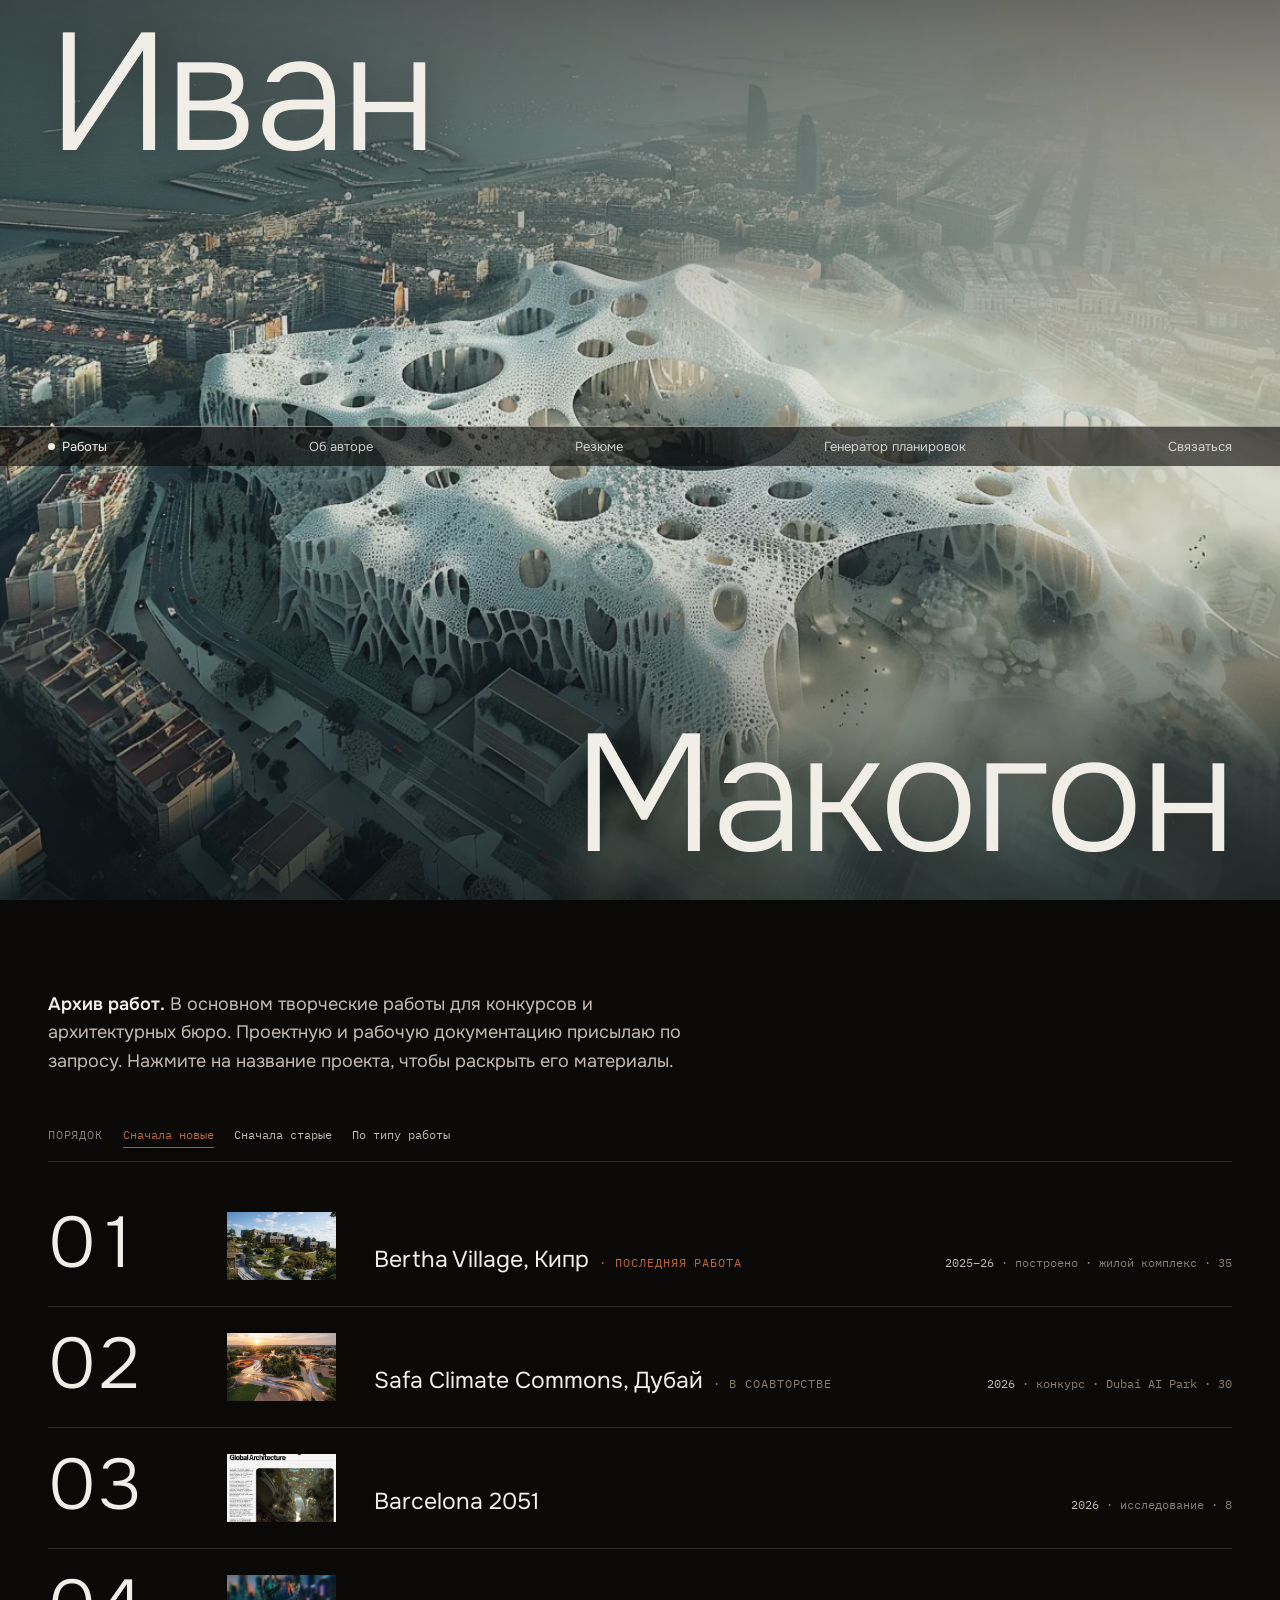
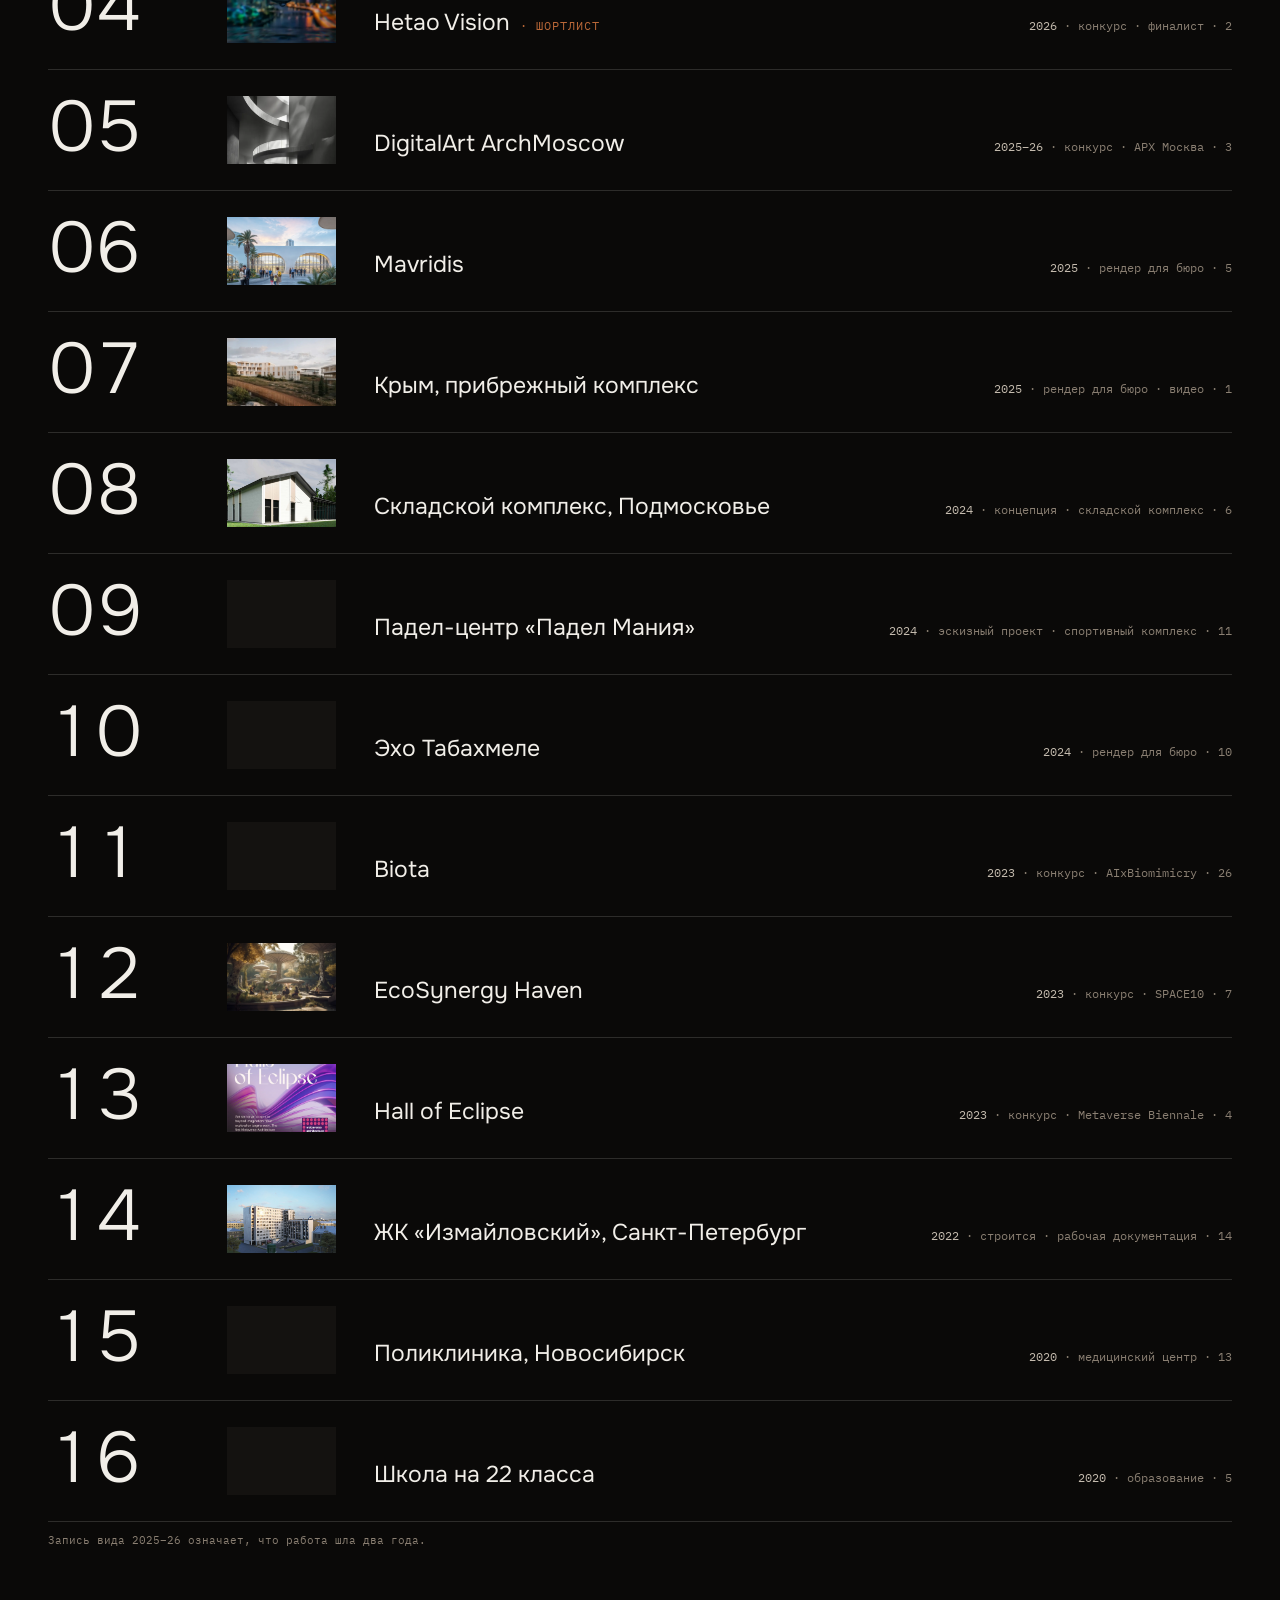
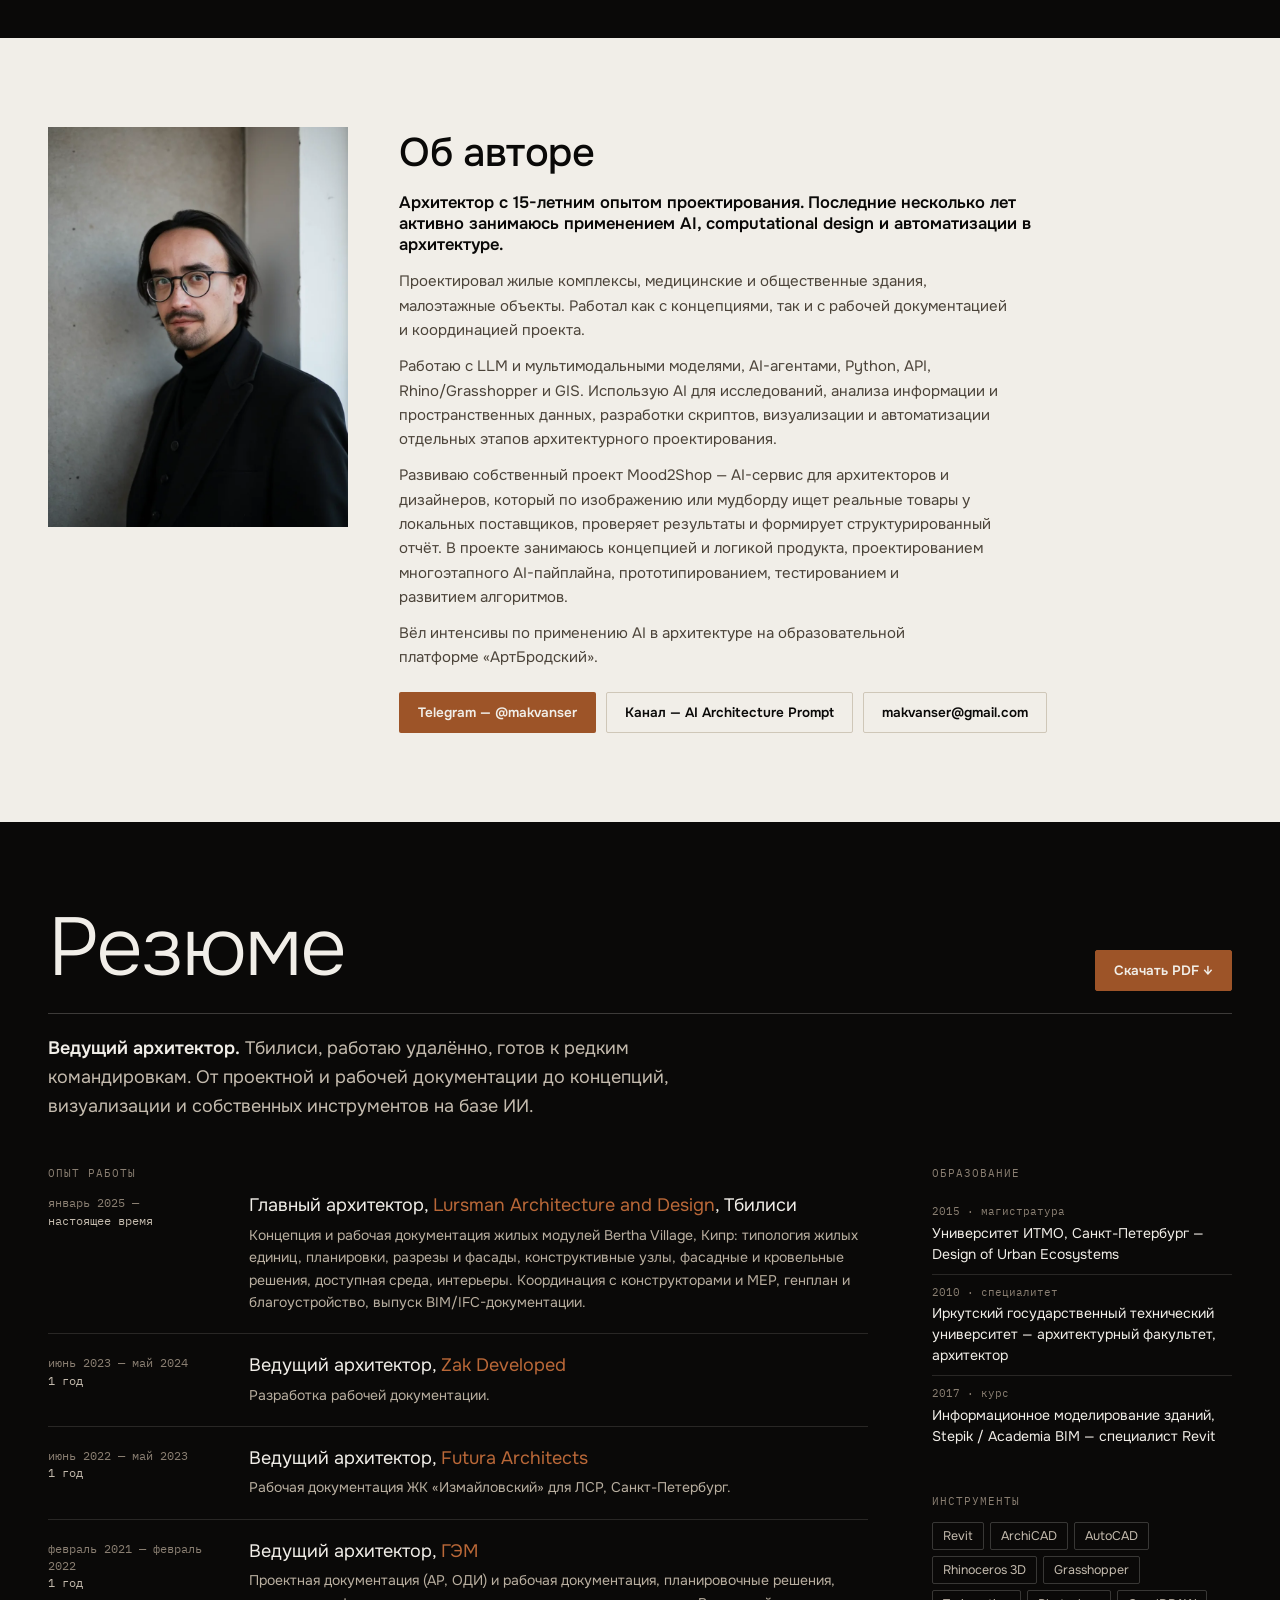
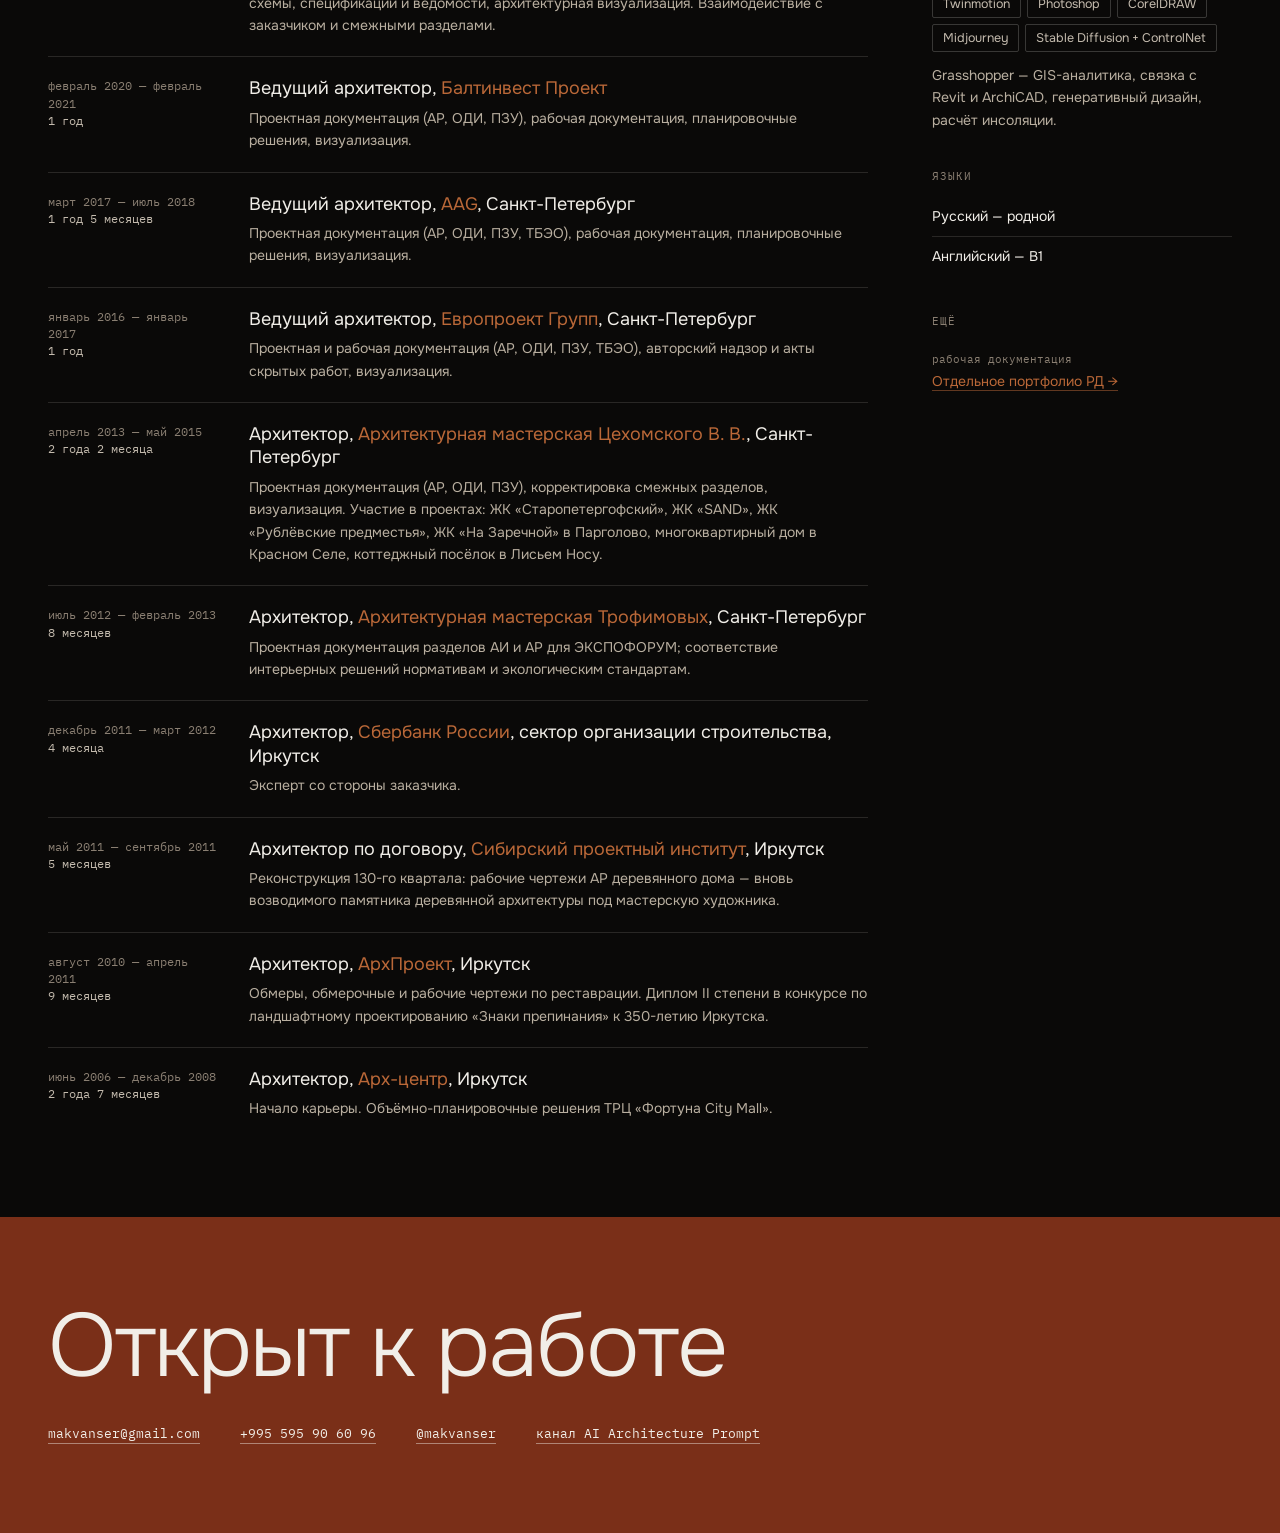
<file: index.html>
<!doctype html>
<html lang="ru">
<head>
<meta charset="utf-8">
<meta name="viewport" content="width=device-width,initial-scale=1">
<title>Иван Макогон — архитектор</title>
<meta name="description" content="Иван Макогон — архитектор. Архив работ: жилые комплексы, медицинские и общественные здания, конкурсы и визуализации.">
<link rel="canonical" href="https://makvanser.github.io/portfolio/">
<meta property="og:type" content="website">
<meta property="og:title" content="Иван Макогон — архитектор">
<meta property="og:description" content="Иван Макогон — архитектор. Архив работ: жилые комплексы, медицинские и общественные здания, конкурсы и визуализации.">
<meta property="og:url" content="https://makvanser.github.io/portfolio/">
<meta property="og:image" content="https://makvanser.github.io/portfolio/assets/img/hero.webp">
<meta property="og:locale" content="ru_RU">
<meta name="twitter:card" content="summary_large_image">
<meta name="theme-color" content="#0A0908">
<link rel="icon" href="data:image/svg+xml,<svg xmlns='http://www.w3.org/2000/svg' viewBox='0 0 32 32'><rect width='32' height='32' fill='%230A0908'/><text x='16' y='23' font-family='system-ui,sans-serif' font-size='19' font-weight='300' fill='%23F1EEE8' text-anchor='middle'>И</text></svg>">
<link rel="preconnect" href="https://fonts.googleapis.com">
<link rel="preconnect" href="https://fonts.gstatic.com" crossorigin>
<link href="https://fonts.googleapis.com/css2?family=Onest:wght@300;400;500;600;700&family=IBM+Plex+Mono:wght@400;500&display=swap" rel="stylesheet">
<link rel="preload" as="image" href="assets/img/hero.webp" fetchpriority="high">
<style>
  *,*::before,*::after{box-sizing:border-box;}
  html{-webkit-text-size-adjust:100%;scroll-behavior:smooth;}
  @media (prefers-reduced-motion: reduce){html{scroll-behavior:auto;}}
  body{margin:0;background:#F1EEE8;color:#0A0908;
    font-family:"Onest",system-ui,sans-serif;
    -webkit-font-smoothing:antialiased;text-rendering:optimizeLegibility;}
  img{max-width:100%;}
  [hidden]{display:none !important;}
  /* brick is decorative (rules, fills, focus); brick-ink is brick as text on dark;
     brick-fill is brick behind paper text. Both clear 4.5:1. */
  :root{--paper:#F1EEE8;--ink:#0A0908;--brick:#AD5E2F;--brick-deep:#7A2F18;--stone:#8A7F72;
    --brick-ink:#BA6838;--brick-fill:#9D5428;}
  :focus-visible{outline:2px solid #AD5E2F;outline-offset:3px;}
  ::selection{background:#9D5428;color:#F1EEE8;}

  /* shared image frame */
  .imgph{position:relative;overflow:hidden;background:#0C0C0A;}
  .imgph img{width:100%;height:100%;object-fit:cover;display:block;}
  .imgph img[data-kind="poster"]{object-position:center 22%;}
  .imgph img[data-kind="plan"]{object-fit:contain;background:#F1EFE8;}
  .lead-mark,.award-mark{font-family:"IBM Plex Mono",monospace;font-size:11.5px;letter-spacing:.08em;
    text-transform:uppercase;white-space:nowrap;}
  .f-row .lead-mark{color:var(--brick-ink);margin-left:10px;}
  .f-row .award-mark{color:var(--brick-ink);margin-left:10px;}
  .co-mark{font-family:"IBM Plex Mono",monospace;font-size:11.5px;letter-spacing:.08em;
    text-transform:uppercase;white-space:nowrap;}
  .f-row .co-mark{color:var(--stone);margin-left:10px;}


  /* skip link */
  .skip{position:absolute;left:-9999px;top:0;z-index:60;background:#0A0908;color:#F1EEE8;
    padding:10px 16px;font-size:13px;text-decoration:none;}
  .skip:focus{left:8px;top:8px;}

  /* ============ ABOUT ============ */
  .ab-portrait{flex:none;overflow:hidden;background:#0C0C0A;}
  .ab-portrait img{width:100%;height:100%;object-fit:cover;}
  .ab-body{min-width:0;}
  .ab-h{margin:0 0 14px;}
  .ab-lead{margin:0 0 14px;font-weight:600;max-width:62ch;}
  .ab-p{margin:0 0 12px;max-width:62ch;line-height:1.62;text-wrap:pretty;}
  .ab-links{display:flex;flex-wrap:wrap;gap:10px;margin-top:22px;}
  .ab-btn{display:inline-flex;align-items:center;text-decoration:none;white-space:nowrap;
    font-family:"Onest",sans-serif;font-size:13.5px;font-weight:600;
    padding:11px 18px;border-radius:2px;border:1px solid transparent;}
  @media (prefers-reduced-motion: no-preference){
    .ab-btn{transition:background .2s,color .2s,border-color .2s,transform .12s;}
    .ab-btn:active{transform:translateY(1px);}
  }

  .f-about{background:var(--paper);color:var(--ink);display:grid;grid-template-columns:300px 1fr;
    gap:clamp(22px,4vw,60px);align-items:start;padding:clamp(40px,7vw,96px) clamp(16px,4vw,48px);
    max-width:1400px;margin:0 auto;}
  .f-about .ab-portrait{aspect-ratio:3/4;}
  .f-about .ab-h{font-family:"Onest",sans-serif;font-weight:500;font-size:clamp(23px,3.6vw,40px);letter-spacing:-0.01em;}
  .f-about .ab-lead{font-size:16.5px;}
  .f-about .ab-p{font-size:15px;color:#4B4339;}
  .f-about .ab-btn.primary{background:var(--brick-fill);color:var(--paper);}
  .f-about .ab-btn.primary:hover{background:var(--brick-deep);}
  .f-about .ab-btn.ghost{border-color:#CFC7B8;color:var(--ink);}
  .f-about .ab-btn.ghost:hover{border-color:var(--ink);}
  @media (max-width:820px){.f-about{grid-template-columns:1fr;} .f-about .ab-portrait{max-width:240px;}}


  /* ============ MOTION ============ */
  @media (prefers-reduced-motion: no-preference){
    .imgph img{transition:transform .8s cubic-bezier(.16,1,.3,1),opacity .22s ease;}

  }

  /* ======================================================
     STAGE F — Archive (ref-026 Eladio Dieste)
     Warm brick photography, oversized neutral grotesk pinned to
     opposite corners, hairline nav across the hero, off-black
     timeline with huge numerals and a photo mosaic.
     Deviation from the reference: it uses pure #000; this uses a
     warm off-black, per the redesign audit.
     ====================================================== */
  .stage-f{
    background:var(--paper);color:var(--ink);font-family:"Onest",sans-serif;}

  .f-hero{position:relative;min-height:100dvh;overflow:hidden;display:flex;flex-direction:column;justify-content:space-between;}
  .f-hero .f-shot{position:absolute;inset:0;background:var(--ink);}
  .f-hero .f-shot img{width:100%;height:100%;object-fit:cover;}
  .f-hero .f-veil{position:absolute;inset:0;
    background:linear-gradient(180deg,rgba(10,9,8,.60) 0%,rgba(10,9,8,.10) 38%,
      rgba(10,9,8,.10) 58%,rgba(10,9,8,.60) 100%);}
  .f-name{position:relative;z-index:2;font-family:"Onest",system-ui,sans-serif;font-weight:300;
    font-size:clamp(46px,13vw,182px);line-height:.84;letter-spacing:-0.022em;color:var(--paper);margin:0;
    text-shadow:0 2px 40px rgba(14,10,5,.36);}
  .f-name-top{align-self:flex-start;padding:clamp(12px,2.2vw,26px) clamp(16px,4vw,48px) 0;}
  .f-name-bottom{align-self:flex-end;text-align:right;padding:0 clamp(16px,4vw,48px) clamp(14px,2.6vw,36px);}
  .f-nav{position:relative;z-index:2;display:flex;flex-wrap:wrap;justify-content:space-between;gap:10px clamp(12px,3vw,40px);
    padding:11px clamp(16px,4vw,48px);border-top:1px solid rgba(241,238,232,.5);
    background:rgba(10,9,8,.62);font-size:13px;color:var(--paper);}
  .f-nav a{color:inherit;text-decoration:none;opacity:.82;position:relative;}
  .f-nav a::after,.f-footer a::after{content:"";position:absolute;inset:-13px -6px;}
  .f-nav a:hover{opacity:1;}
  .f-nav .on{display:inline-flex;align-items:center;gap:7px;opacity:1;}
  .f-nav .on::before{content:"";width:7px;height:7px;border-radius:50%;background:var(--paper);}
  @media (max-width:520px){
    .f-nav{display:grid;grid-template-columns:repeat(6,1fr);row-gap:12px;}
    .f-nav a:nth-child(-n+3){grid-column:span 2;justify-self:center;}
    .f-nav a:nth-child(n+4){grid-column:span 3;justify-self:center;}
    .f-nav a:nth-child(1),.f-nav a:nth-child(4){justify-self:start;}
    .f-nav a:nth-child(3),.f-nav a:nth-child(5){justify-self:end;}
  }
  @media (max-width:420px){.f-nav{font-size:12px;column-gap:10px;}.f-nav .on{gap:5px;}}

  .f-timeline{background:var(--ink);color:var(--paper);padding:clamp(44px,7vw,104px) clamp(16px,4vw,48px) clamp(30px,5vw,64px);}
  .f-lede{max-width:56ch;margin:0 0 clamp(26px,4vw,46px);color:#C4BBAE;font-size:clamp(15px,1.6vw,18px);line-height:1.6;text-wrap:pretty;}
  .f-lede b{color:var(--paper);font-weight:600;}
  .f-sort{display:flex;flex-wrap:wrap;align-items:center;gap:8px 20px;
    font-family:"IBM Plex Mono",monospace;font-size:11.5px;
    margin:0 0 clamp(14px,2.4vw,24px);padding-bottom:13px;
    border-bottom:1px solid rgba(241,238,232,.15);}
  .f-sort-l{color:var(--stone);letter-spacing:.07em;text-transform:uppercase;}
  .f-sort button{background:none;border:0;padding:5px 0;cursor:pointer;font:inherit;
    color:#C4BBAE;border-bottom:1px solid transparent;}
  .f-sort button:hover{color:var(--paper);}
  .f-sort button[aria-pressed="true"]{color:var(--brick-ink);border-bottom-color:var(--brick);}
  @media (prefers-reduced-motion: no-preference){
    .f-sort button{transition:color .2s,border-color .2s;}
  }
  .f-row{display:grid;grid-template-columns:minmax(70px,11vw) auto 1fr auto;gap:clamp(12px,3vw,40px);align-items:baseline;
    width:100%;padding:clamp(14px,2.2vw,26px) 0;border:0;border-top:1px solid rgba(241,238,232,.15);
    background:none;text-align:left;color:inherit;cursor:pointer;font:inherit;}
  .f-row:hover{border-top-color:rgba(241,238,232,.42);}
  .f-row .yr{font-family:"Onest",system-ui,sans-serif;font-weight:300;font-size:clamp(30px,5.6vw,78px);
    line-height:.88;letter-spacing:-0.02em;font-variant-numeric:tabular-nums;}
  .f-row .ttl{font-size:clamp(15px,1.9vw,23px);line-height:1.2;text-wrap:balance;}
  .f-row .sig-y{color:#C4BBAE;font-weight:400;}
  .f-row[aria-expanded="true"] .sig-y{color:var(--brick-ink);}
  .f-row .sig{font-family:"IBM Plex Mono",monospace;font-size:11.5px;color:var(--stone);white-space:nowrap;
    font-variant-numeric:tabular-nums;}
  .f-row[aria-expanded="true"] .yr{color:var(--brick);}
  .f-row[aria-expanded="true"] .sig{color:var(--brick-ink);}
  .f-rowset:last-child .f-row{border-bottom:1px solid rgba(241,238,232,.15);}
  .f-rowset:first-child .f-row{border-top:0;}
  .f-row .th{width:clamp(88px,8.5vw,124px);aspect-ratio:16/10;object-fit:cover;display:block;
    background:#141210;align-self:center;}
  .f-rowset[data-open="true"] .f-row{border-bottom:0;}
  .f-panel{overflow:hidden;max-height:0;}
  .f-panel[data-open="true"]{max-height:12000px;}
  .f-desc{max-width:68ch;margin:18px 0 4px;font-size:15px;line-height:1.64;color:#B9AFA0;text-wrap:pretty;}
  .f-desc b{color:var(--paper);font-weight:600;}
  .f-more{background:none;border:0;padding:6px 0;margin:0 0 6px;cursor:pointer;
    font-family:"IBM Plex Mono",monospace;font-size:12px;letter-spacing:.04em;
    color:var(--brick-ink);border-bottom:1px solid rgba(186,104,56,.5);}
  .f-more:hover{border-bottom-color:var(--brick-ink);}
  .f-desc a{color:var(--brick-ink);text-decoration:none;border-bottom:1px solid rgba(186,104,56,.5);}
  .f-desc a:hover{border-bottom-color:var(--brick);}

  /* carousel — every record pages through its frames, each one the same size */
  .cs{padding:16px 0 clamp(18px,3vw,32px);--r:1.78;}
  /* the stage is capped by height, so the box takes exactly the width that cap allows */
  .cs-in{width:min(100%, calc(78dvh * var(--r)));margin-inline:auto;}
  .cs-stage{position:relative;aspect-ratio:var(--r);background:#141210;overflow:hidden;}
  .cs-open{position:absolute;inset:0;width:100%;height:100%;padding:0;border:0;
    background:none;cursor:zoom-in;}
  .cs-open img{width:100%;height:100%;object-fit:contain;display:block;}
  .cs-video{position:absolute;inset:0;width:100%;height:100%;object-fit:contain;
    display:block;background:#000;}
  .cs-nav{position:absolute;top:50%;transform:translateY(-50%);z-index:2;
    width:clamp(40px,3.4vw,46px);height:clamp(40px,3.4vw,46px);border-radius:50%;
    border:1px solid rgba(241,238,232,.32);background:rgba(10,9,8,.55);
    color:var(--paper);cursor:pointer;display:grid;place-items:center;padding:0;}
  .cs-prev{left:clamp(8px,1.2vw,16px);}
  .cs-next{right:clamp(8px,1.2vw,16px);}
  .cs-bar{display:flex;flex-wrap:wrap;gap:4px 14px;align-items:baseline;padding:12px 0 10px;}
  .cs-idx{font-family:"IBM Plex Mono",monospace;font-size:11.5px;color:var(--brick-ink);
    font-variant-numeric:tabular-nums;}
  .cs-series{font-weight:600;font-size:14px;color:var(--paper);}
  .cs-cap{font-size:14px;color:#B9AFA0;text-wrap:pretty;}
  .cs-ticks{display:flex;gap:3px;}
  .cs-note{margin:14px 0 0;max-width:68ch;font-size:15px;line-height:1.6;color:#C4BBAE;text-wrap:pretty;}
  /* the mark stays a hairline; the padding gives it a tappable target */
  .cs-ticks button{flex:1;height:19px;min-width:4px;padding:8px 0;border:0;cursor:pointer;
    background:rgba(241,238,232,.2);background-clip:content-box;}
  .cs-ticks button.gap{margin-left:13px;}
  .cs-ticks button[aria-current="true"]{background:var(--brick);}
  @media (prefers-reduced-motion: no-preference){
    .cs-nav{transition:background .2s,border-color .2s;}
    .cs-ticks button{transition:background .2s;}
  }
  .f-note{font-family:"IBM Plex Mono",monospace;font-size:11px;color:var(--stone);padding-bottom:16px;}

  /* narrow screens: the numeral keeps its column, title and meta stack beside it */
  @media (max-width:680px){
    .f-row{grid-template-columns:auto 1fr auto;gap:5px 13px;align-items:start;}
    .f-row .yr{grid-row:1 / span 2;line-height:1;}
    .f-row .th{grid-column:3;grid-row:1 / span 2;width:72px;}
    .f-row .ttl{grid-column:2;grid-row:1;}
    .f-row .sig{grid-column:2;grid-row:2;white-space:normal;}
    .f-row .lead-mark,.f-row .award-mark,.f-row .co-mark{margin-left:0;display:block;margin-top:3px;}
  }

  /* every frame opens full screen */
  .f-light{position:fixed;inset:0;z-index:100;display:none;flex-direction:column;
    background:var(--ink);color:var(--paper);overscroll-behavior:contain;}
  .f-light[data-open="true"]{display:flex;}
  .lt-bar{display:flex;align-items:center;justify-content:space-between;gap:16px;
    padding:clamp(11px,1.8vw,18px) clamp(14px,3vw,28px);
    font-family:"IBM Plex Mono",monospace;font-size:12px;color:var(--stone);
    font-variant-numeric:tabular-nums;}
  .lt-tools{display:flex;gap:8px;flex-shrink:0;}
  .lt-close,.lt-zoom{background:none;border:1px solid rgba(241,238,232,.3);color:var(--paper);
    font:inherit;min-height:44px;padding:0 14px;border-radius:2px;cursor:pointer;
    display:inline-flex;align-items:center;gap:8px;}
  .lt-close svg{width:12px;height:12px;fill:none;stroke:currentColor;stroke-width:2;stroke-linecap:round;}
  .lt-zoom[aria-pressed="true"]{border-color:var(--brick-ink);color:var(--brick-ink);}
  /* the stage owns every gesture: pinch, pan and swipe never reach the page behind */
  .lt-stage{position:relative;flex:1;min-height:0;display:flex;align-items:center;
    justify-content:center;padding:0 clamp(52px,7vw,88px);overflow:hidden;touch-action:none;}
  .lt-stage img{max-width:100%;max-height:100%;object-fit:contain;display:block;
    transform-origin:center;user-select:none;-webkit-user-drag:none;cursor:zoom-in;}
  .f-light.zoomed .lt-stage img{cursor:grab;}
  .f-light.gesturing .lt-stage img{cursor:grabbing;}
  .lt-stage img[data-kind="plan"]{background:#F1EEE8;}
  .lt-video{max-width:100%;max-height:100%;display:block;background:#000;}
  .lt-nav{position:absolute;top:50%;transform:translateY(-50%);
    width:clamp(40px,4.4vw,50px);height:clamp(40px,4.4vw,50px);border-radius:50%;
    border:1px solid rgba(241,238,232,.3);background:rgba(10,9,8,.6);color:var(--paper);
    cursor:pointer;display:grid;place-items:center;padding:0;z-index:2;}
  .cs-nav svg,.lt-nav svg{width:18px;height:18px;fill:none;stroke:currentColor;stroke-width:1.6;
    stroke-linecap:round;stroke-linejoin:round;}
  @media (hover:hover){
    .cs-nav:hover,.lt-nav:hover{background:var(--brick-fill);border-color:var(--brick-fill);}
    .cs-ticks button:hover{background:rgba(241,238,232,.55);}
    .lt-close:hover,.lt-zoom:hover{border-color:var(--paper);}
  }
  @media (pointer:coarse){
    .cs-nav,.lt-nav{width:44px;height:44px;}
  }
  @media (prefers-reduced-motion: no-preference){
    .lt-stage img{transition:transform .28s cubic-bezier(.16,1,.3,1);}
    .f-light.gesturing .lt-stage img{transition:none;}
  }
  .lt-prev{left:clamp(8px,1.6vw,20px);}
  .lt-next{right:clamp(8px,1.6vw,20px);}
  .lt-cap{display:flex;flex-wrap:wrap;gap:4px 14px;align-items:baseline;
    padding:clamp(11px,1.8vw,18px) clamp(14px,3vw,28px) clamp(16px,2.6vw,26px);}
  .lt-series{font-family:"Onest",sans-serif;font-weight:600;font-size:14px;}
  .lt-text{font-size:14px;color:#B9AFA0;max-width:70ch;}
  /* phone upright: the frame takes the full width, the arrows sit under the thumb */
  @media (max-width:680px) and (orientation:portrait){
    .lt-bar{gap:10px;}
    .lt-bar .lt-t{display:none;}
    .lt-stage{padding:0;position:static;}
    .lt-nav{top:auto;bottom:max(14px, env(safe-area-inset-bottom));transform:none;}
    .lt-prev{left:14px;}
    .lt-next{right:14px;}
    .lt-cap{min-height:72px;align-content:center;justify-content:center;text-align:center;
      padding:12px 68px max(14px, env(safe-area-inset-bottom));}
  }
  /* phone on its side: height is the scarce axis, so the chrome gets thinner */
  @media (max-height:500px) and (orientation:landscape){
    .lt-bar{padding:4px 14px;}
    .lt-stage{padding:0 60px;}
    .lt-cap{padding:6px 16px 8px;}
    .lt-series,.lt-text{font-size:13px;}
  }
  body.locked{overflow:hidden;}
  .sr-only{position:absolute;width:1px;height:1px;margin:-1px;padding:0;overflow:hidden;
    clip:rect(0 0 0 0);white-space:nowrap;border:0;}



  /* résumé — the record behind the archive, on the same off-black ground */
  .f-resume{background:var(--ink);color:var(--paper);
    padding:clamp(44px,7vw,104px) clamp(16px,4vw,48px) clamp(38px,6vw,84px);}
  .rs-in{max-width:1400px;margin:0 auto;}
  .rs-head{display:flex;flex-wrap:wrap;align-items:baseline;justify-content:space-between;
    gap:16px 26px;border-bottom:1px solid rgba(241,238,232,.22);padding-bottom:clamp(14px,2vw,22px);}
  .rs-head h2{font-family:"Onest",system-ui,sans-serif;font-weight:300;margin:0;
    font-size:clamp(34px,6.4vw,88px);line-height:.9;letter-spacing:-0.022em;}
  .rs-dl{display:inline-flex;align-items:center;gap:9px;text-decoration:none;
    background:var(--brick-fill);color:var(--paper);font-weight:600;font-size:13.5px;
    padding:11px 18px;border-radius:2px;border:1px solid var(--brick-fill);}
  .rs-dl:hover{background:var(--brick-deep);border-color:var(--brick-deep);}
  .rs-lede{margin:clamp(14px,2vw,20px) 0 clamp(26px,4vw,46px);color:#C4BBAE;
    font-size:clamp(15px,1.6vw,18px);line-height:1.6;max-width:60ch;text-wrap:pretty;}
  .rs-lede b{color:var(--paper);font-weight:600;}
  .rs-cols{display:grid;grid-template-columns:1fr minmax(220px,300px);gap:clamp(26px,5vw,72px);}
  .rs-h3{font-family:"IBM Plex Mono",monospace;font-size:11px;letter-spacing:.09em;
    text-transform:uppercase;color:var(--stone);margin:0 0 14px;font-weight:400;}
  .rs-jobs{list-style:none;margin:0;padding:0;}
  .rs-job{display:grid;grid-template-columns:minmax(120px,168px) 1fr;gap:6px clamp(14px,2.6vw,34px);
    padding:clamp(13px,1.8vw,20px) 0;border-top:1px solid rgba(241,238,232,.13);}
  .rs-job:first-child{border-top:0;padding-top:0;}
  .rs-when{font-family:"IBM Plex Mono",monospace;font-size:11.5px;color:var(--stone);
    line-height:1.5;font-variant-numeric:tabular-nums;}
  .rs-when b{display:block;color:#C4BBAE;font-weight:400;}
  .rs-role{margin:0;font-size:clamp(15px,1.7vw,18px);line-height:1.3;}
  .rs-org{color:var(--brick-ink);}
  .rs-what{margin:6px 0 0;font-size:14px;line-height:1.6;color:#B9AFA0;max-width:70ch;text-wrap:pretty;}
  .rs-side section + section{margin-top:clamp(24px,3.4vw,38px);}
  .rs-item{padding:9px 0;border-top:1px solid rgba(241,238,232,.13);font-size:14px;line-height:1.5;}
  .rs-item:first-of-type{border-top:0;}
  .rs-item span{display:block;font-family:"IBM Plex Mono",monospace;font-size:11px;
    color:var(--stone);margin-bottom:3px;}
  .rs-item a{color:var(--brick-ink);text-decoration:none;border-bottom:1px solid rgba(186,104,56,.5);}
  .rs-item a:hover{border-bottom-color:var(--brick);}
  .rs-tags{display:flex;flex-wrap:wrap;gap:6px;margin:0 0 12px;padding:0;}
  .rs-tags li{list-style:none;font-size:12.5px;padding:5px 10px;border-radius:2px;
    border:1px solid rgba(241,238,232,.2);color:#C4BBAE;}
  @media (max-width:900px){.rs-cols{grid-template-columns:1fr;}}
  @media (max-width:560px){.rs-job{grid-template-columns:1fr;}}

  .f-footer{background:var(--brick-deep);color:var(--paper);padding:clamp(46px,7vw,96px) clamp(16px,4vw,48px);}
  .f-footer .fw{font-family:"Onest",system-ui,sans-serif;font-weight:300;font-size:clamp(34px,7vw,96px);
    line-height:.9;letter-spacing:-0.022em;margin:0 0 clamp(20px,3vw,38px);}
  .f-footer .fl{display:flex;flex-wrap:wrap;gap:14px 40px;font-family:"IBM Plex Mono",monospace;font-size:12.5px;}
  .f-footer a{position:relative;color:var(--paper);text-decoration:none;border-bottom:1px solid rgba(241,238,232,.45);padding-bottom:2px;}
  .f-footer a:hover{border-bottom-color:var(--paper);}

  @media (prefers-reduced-motion: no-preference){
    .f-panel{transition:max-height .55s cubic-bezier(.16,1,.3,1);}
    .f-row{transition:border-color .25s;}
    .f-row:active{transform:translateY(1px);}
    .f-row .yr{transition:color .25s;}
  }
</style>
</head>
<body>
<a class="skip" href="#f-archive">К архиву работ</a>
<main class="stage-f">
  <header class="f-hero">
    <div class="f-shot"><img data-f-hero fetchpriority="high" decoding="async" alt="Barcelona 2051 — пористая структура над городом, вид с воздуха"></div>
    <div class="f-veil"></div>
    <h1 class="sr-only">Иван Макогон — архитектор</h1>
    <p class="f-name f-name-top" aria-hidden="true">Иван</p>
    <nav class="f-nav">
      <a class="on" href="#f-archive">Работы</a>
      <a href="#f-about">Об авторе</a>
      <a href="#f-resume">Резюме</a>
      <a href="experiments/pattern/">Генератор планировок</a>
      <a href="#f-contact">Связаться</a>
    </nav>
    <p class="f-name f-name-bottom" aria-hidden="true">Макогон</p>
  </header>

  <section class="f-timeline" id="f-archive">
    <h2 class="sr-only">Архив работ</h2>
    <p class="f-lede"><b>Архив работ.</b> В основном творческие работы для конкурсов и архитектурных бюро. Проектную и рабочую документацию присылаю по запросу. Нажмите на название проекта, чтобы раскрыть его материалы.</p>
    <div class="f-sort" role="group" aria-label="Порядок записей">
      <span class="f-sort-l">Порядок</span>
      <button type="button" data-sort="new">Сначала новые</button>
      <button type="button" data-sort="old">Сначала старые</button>
      <button type="button" data-sort="kind">По типу работы</button>
    </div>
    <div data-ftimeline></div>
    <p class="f-note">Запись вида 2025–26 означает, что работа шла два года.</p>
  </section>

  <div class="f-about" id="f-about" data-about="f"></div>

  <section class="f-resume" id="f-resume">
    <div class="rs-in">
      <div class="rs-head">
        <h2>Резюме</h2>
        <a class="rs-dl" href="assets/resume-ivan-makogon.pdf" download="Резюме — Иван Макогон, ведущий архитектор.pdf">Скачать PDF ↓</a>
      </div>

      <p class="rs-lede"><b>Ведущий архитектор.</b> Тбилиси, работаю удалённо,
        готов к редким командировкам. От проектной и рабочей документации до концепций,
        визуализации и собственных инструментов на базе ИИ.</p>

      <div class="rs-cols">
        <div>
          <h3 class="rs-h3">Опыт работы</h3>
          <ol class="rs-jobs">
            <li class="rs-job">
              <div class="rs-when">январь 2025 — <b>настоящее время</b></div>
              <div>
                <p class="rs-role">Главный архитектор, <span class="rs-org">Lursman Architecture and Design</span>, Тбилиси</p>
                <p class="rs-what">Концепция и рабочая документация жилых модулей Bertha Village, Кипр:
                  типология жилых единиц, планировки, разрезы и фасады, конструктивные узлы, фасадные
                  и кровельные решения, доступная среда, интерьеры. Координация с конструкторами и MEP,
                  генплан и благоустройство, выпуск BIM/IFC-документации.</p>
              </div>
            </li>
            <li class="rs-job">
              <div class="rs-when">июнь 2023 — май 2024<b>1 год</b></div>
              <div>
                <p class="rs-role">Ведущий архитектор, <span class="rs-org">Zak Developed</span></p>
                <p class="rs-what">Разработка рабочей документации.</p>
              </div>
            </li>
            <li class="rs-job">
              <div class="rs-when">июнь 2022 — май 2023<b>1 год</b></div>
              <div>
                <p class="rs-role">Ведущий архитектор, <span class="rs-org">Futura Architects</span></p>
                <p class="rs-what">Рабочая документация ЖК «Измайловский» для ЛСР, Санкт-Петербург.</p>
              </div>
            </li>
            <li class="rs-job">
              <div class="rs-when">февраль 2021 — февраль 2022<b>1 год</b></div>
              <div>
                <p class="rs-role">Ведущий архитектор, <span class="rs-org">ГЭМ</span></p>
                <p class="rs-what">Проектная документация (АР, ОДИ) и рабочая документация,
                  планировочные решения, схемы, спецификации и ведомости, архитектурная визуализация.
                  Взаимодействие с заказчиком и смежными разделами.</p>
              </div>
            </li>
            <li class="rs-job">
              <div class="rs-when">февраль 2020 — февраль 2021<b>1 год</b></div>
              <div>
                <p class="rs-role">Ведущий архитектор, <span class="rs-org">Балтинвест Проект</span></p>
                <p class="rs-what">Проектная документация (АР, ОДИ, ПЗУ), рабочая документация,
                  планировочные решения, визуализация.</p>
              </div>
            </li>
            <li class="rs-job">
              <div class="rs-when">март 2017 — июль 2018<b>1 год 5 месяцев</b></div>
              <div>
                <p class="rs-role">Ведущий архитектор, <span class="rs-org">AAG</span>, Санкт-Петербург</p>
                <p class="rs-what">Проектная документация (АР, ОДИ, ПЗУ, ТБЭО), рабочая документация,
                  планировочные решения, визуализация.</p>
              </div>
            </li>
            <li class="rs-job">
              <div class="rs-when">январь 2016 — январь 2017<b>1 год</b></div>
              <div>
                <p class="rs-role">Ведущий архитектор, <span class="rs-org">Европроект Групп</span>, Санкт-Петербург</p>
                <p class="rs-what">Проектная и рабочая документация (АР, ОДИ, ПЗУ, ТБЭО),
                  авторский надзор и акты скрытых работ, визуализация.</p>
              </div>
            </li>
            <li class="rs-job">
              <div class="rs-when">апрель 2013 — май 2015<b>2 года 2 месяца</b></div>
              <div>
                <p class="rs-role">Архитектор, <span class="rs-org">Архитектурная мастерская Цехомского В. В.</span>, Санкт-Петербург</p>
                <p class="rs-what">Проектная документация (АР, ОДИ, ПЗУ), корректировка смежных разделов,
                  визуализация. Участие в проектах: ЖК «Старопетергофский», ЖК «SAND»,
                  ЖК «Рублёвские предместья», ЖК «На Заречной» в Парголово, многоквартирный дом
                  в Красном Селе, коттеджный посёлок в Лисьем Носу.</p>
              </div>
            </li>
            <li class="rs-job">
              <div class="rs-when">июль 2012 — февраль 2013<b>8 месяцев</b></div>
              <div>
                <p class="rs-role">Архитектор, <span class="rs-org">Архитектурная мастерская Трофимовых</span>, Санкт-Петербург</p>
                <p class="rs-what">Проектная документация разделов АИ и АР для ЭКСПОФОРУМ;
                  соответствие интерьерных решений нормативам и экологическим стандартам.</p>
              </div>
            </li>
            <li class="rs-job">
              <div class="rs-when">декабрь 2011 — март 2012<b>4 месяца</b></div>
              <div>
                <p class="rs-role">Архитектор, <span class="rs-org">Сбербанк России</span>, сектор организации строительства, Иркутск</p>
                <p class="rs-what">Эксперт со стороны заказчика.</p>
              </div>
            </li>
            <li class="rs-job">
              <div class="rs-when">май 2011 — сентябрь 2011<b>5 месяцев</b></div>
              <div>
                <p class="rs-role">Архитектор по договору, <span class="rs-org">Сибирский проектный институт</span>, Иркутск</p>
                <p class="rs-what">Реконструкция 130-го квартала: рабочие чертежи АР деревянного дома —
                  вновь возводимого памятника деревянной архитектуры под мастерскую художника.</p>
              </div>
            </li>
            <li class="rs-job">
              <div class="rs-when">август 2010 — апрель 2011<b>9 месяцев</b></div>
              <div>
                <p class="rs-role">Архитектор, <span class="rs-org">АрхПроект</span>, Иркутск</p>
                <p class="rs-what">Обмеры, обмерочные и рабочие чертежи по реставрации.
                  Диплом II степени в конкурсе по ландшафтному проектированию «Знаки препинания»
                  к 350-летию Иркутска.</p>
              </div>
            </li>
            <li class="rs-job">
              <div class="rs-when">июнь 2006 — декабрь 2008<b>2 года 7 месяцев</b></div>
              <div>
                <p class="rs-role">Архитектор, <span class="rs-org">Арх-центр</span>, Иркутск</p>
                <p class="rs-what">Начало карьеры. Объёмно-планировочные решения ТРЦ «Фортуна City Mall».</p>
              </div>
            </li>
          </ol>
        </div>

        <div class="rs-side">
          <section>
            <h3 class="rs-h3">Образование</h3>
            <div class="rs-item"><span>2015 · магистратура</span>
              Университет ИТМО, Санкт-Петербург — Design of Urban Ecosystems</div>
            <div class="rs-item"><span>2010 · специалитет</span>
              Иркутский государственный технический университет — архитектурный факультет, архитектор</div>
            <div class="rs-item"><span>2017 · курс</span>
              Информационное моделирование зданий, Stepik / Academia BIM — специалист Revit</div>
          </section>

          <section>
            <h3 class="rs-h3">Инструменты</h3>
            <ul class="rs-tags">
              <li>Revit</li><li>ArchiCAD</li><li>AutoCAD</li><li>Rhinoceros 3D</li>
              <li>Grasshopper</li><li>Twinmotion</li><li>Photoshop</li><li>CorelDRAW</li>
              <li>Midjourney</li><li>Stable Diffusion + ControlNet</li>
            </ul>
            <p class="rs-what">Grasshopper — GIS-аналитика, связка с Revit и ArchiCAD,
              генеративный дизайн, расчёт инсоляции.</p>
          </section>

          <section>
            <h3 class="rs-h3">Языки</h3>
            <div class="rs-item">Русский — родной</div>
            <div class="rs-item">Английский — B1</div>
          </section>

          <section>
            <h3 class="rs-h3">Ещё</h3>
            <div class="rs-item"><span>рабочая документация</span>
              <a href="https://drive.google.com/file/d/0B5-ZMFJZYugwc1cxUThyaDdJZnM/view?usp=sharing&amp;resourcekey=0-KhuSnx18aVVrD1OALwC0-Q" target="_blank" rel="noopener">Отдельное портфолио РД →</a></div>
          </section>
        </div>
      </div>
    </div>
  </section>

  <footer class="f-footer" id="f-contact">
    <p class="fw">Открыт к работе</p>
    <div class="fl">
      <a href="mailto:makvanser@gmail.com">makvanser@gmail.com</a>
      <a href="tel:+995595906096">+995 595 90 60 96</a>
      <a href="https://t.me/makvanser" target="_blank" rel="noopener">@makvanser</a>
      <a href="https://t.me/ai_architecture_prompt" target="_blank" rel="noopener">канал AI Architecture Prompt</a>
    </div>
  </footer>
</main>

<div class="f-light" data-light role="dialog" aria-modal="true" aria-label="Просмотр кадра">
  <div class="lt-bar">
    <span data-lt-idx></span>
    <div class="lt-tools">
      <button class="lt-zoom" type="button" data-lt-zoom aria-pressed="false">Увеличить</button>
      <button class="lt-close" type="button" data-lt-close>Закрыть <svg viewBox="0 0 12 12" aria-hidden="true"><path d="M1.5 1.5l9 9M10.5 1.5l-9 9"/></svg></button>
    </div>
  </div>
  <div class="lt-stage" data-lt-stage>
    <button class="lt-nav lt-prev" type="button" data-lt-prev aria-label="Предыдущий кадр"><svg viewBox="0 0 24 24" aria-hidden="true"><path d="M14.5 5.5 8 12l6.5 6.5"/></svg></button>
    <img data-lt-img alt="" draggable="false">
    <video class="lt-video" data-lt-video controls preload="none" playsinline hidden></video>
    <button class="lt-nav lt-next" type="button" data-lt-next aria-label="Следующий кадр"><svg viewBox="0 0 24 24" aria-hidden="true"><path d="M9.5 5.5 16 12l-6.5 6.5"/></svg></button>
  </div>
  <div class="lt-cap">
    <span class="lt-series" data-lt-series></span>
    <span class="lt-text" data-lt-text></span>
  </div>
</div>

<script>
(function(){
  "use strict";

  // images ship as files next to the page, not as inline data
  function src(id){ return "assets/img/" + id + ".webp"; }

  // frames that are footage rather than a still
  var VIDEO = {
    "ht-01": "assets/video/hetao.mp4",
    "kr-01": "assets/video/krym.mp4"
  };

  function im(id,kind,cap,series){ return {i:id, k:kind||"render", c:cap||"", s:series||""}; }

  var CL = [
    im("cl-01","render","Общий вид, зимние сумерки","Рендеры"),
    im("cl-02","render","Двор, вечернее освещение","Рендеры"),
    im("cl-03","render","Коридор входной группы","Рендеры"),
    im("cl-04","render","Зал ожидания","Рендеры"),
    im("cl-05","render","Кабинет врача","Рендеры"),
    im("cl-06","render","Кабинет, зона приёма","Рендеры"),
    im("cl-07","render","Фасад со стороны двора","Рендеры"),
    im("cl-08","render","Холл, навигация","Рендеры"),
    im("cl-09","render","Входная группа","Рендеры"),
    im("cl-10","render","Коридор отделения","Рендеры"),
    im("cl-11","plan","План 1 этажа","Планы"),
    im("cl-12","plan","План 2 этажа","Планы"),
    im("cl-13","plan","План подземного этажа","Планы")
  ];

  var BI = [im("bi-01","poster","Конкурсный планшет")];
  var biCaps = {2:"Интерьер, ветвящаяся структура",3:"Панорама куполов на закате",4:"Комплекс над водой",
                13:"Интерьер, биолюминесценция",14:"Фронтальный вид",15:"Общий вид на фоне города"};
  for(var n=2;n<=26;n++){
    var id="bi-"+(n<10?"0":"")+n;
    BI.push(im(id,"render",biCaps[n]||""));
  }

  var SC = [
    im("sc-03","render","Главный фасад, вечернее солнце"),
    im("sc-02","render","Входная группа"),
    im("sc-01","render","Общий вид со двора"),
    im("sc-04","render","Дворовый фасад"),
    im("sc-05","render","Фрагмент фасада")
  ];

  var IZ = [
    im("iz-01","render","Общий вид со двора, Троице-Измайловский собор за домом","Визуализации"),
    im("iz-02","render","Двор и подъезд к подземной автостоянке","Визуализации"),
    im("iz-03","render","Двор на закате","Визуализации"),
    im("iz-04","render","Вид с высоты: дом в историческом квартале","Визуализации"),
    im("iz-05","render","Терраса на кровле, вид на собор","Визуализации"),
    im("iz-06","plan","Маркировочный план подземной автостоянки на отм. −4,690","Рабочая документация, АР"),
    im("iz-07","plan","Маркировочный план первого этажа на отм. 0,000 с экспликацией помещений","Рабочая документация, АР"),
    im("iz-08","plan","Разрезы 1-1 и 2-2","Рабочая документация, АР"),
    im("iz-09","plan","Сечения по стенам, фрагменты стен, М 1:50","Рабочая документация, АР"),
    im("iz-10","plan","Узлы и сечения по кровле, М 1:10–1:25","Рабочая документация, АР"),
    im("iz-11","plan","Сечения по балконам, узлы","Рабочая документация, АР"),
    im("iz-12","render","Июль 2026","Ход строительства"),
    im("iz-13","render","Август 2026","Ход строительства"),
    im("iz-14","render","Сентябрь 2026","Ход строительства")
  ];

  var WH = [
    im("wh-01","render","Общий вид, торцевой фасад с витражом","Визуализации"),
    im("wh-02","render","Вид с высоты: здание и навесы на участке","Визуализации"),
    im("wh-03","render","Открытый навес вдоль проезда","Визуализации"),
    im("wh-04","plan","Фасады в осях 1–7 и 7–1, М 1:100","Альбом концептуальных решений"),
    im("wh-05","plan","План на отм. 0.000, М 1:200","Альбом концептуальных решений"),
    im("wh-06","plan","Разрез 1-1, М 1:100","Альбом концептуальных решений")
  ];

  var PD = [
    im("pd-01","render","","Вариант 1. Деревянный каркас, 9 м"),
    im("pd-02","render","","Вариант 1. Деревянный каркас, 9 м"),
    im("pd-03","render","","Вариант 2. Каркасно-тентовый, 13 м"),
    im("pd-04","render","","Вариант 2. Каркасно-тентовый, 13 м"),
    im("pd-05","render","","Вариант 3. Тент активной формы, 8–23 м"),
    im("pd-06","render","","Вариант 3. Тент активной формы, 8–23 м"),
    im("pd-07","render","","Вариант 4. Воздухоопорная оболочка, 15 м"),
    im("pd-08","render","","Вариант 4. Воздухоопорная оболочка, 15 м"),
    im("pd-09","render","","Вариант 5. Деревянный каркас и скатная кровля, 8,5 м"),
    im("pd-10","render","","Вариант 5. Деревянный каркас и скатная кровля, 8,5 м"),
    im("pd-11","plan","План первого этажа на отм. 0.000, М 1:300","План")
  ];

  var BE = [
    im("be-01","render","Первый вариант, общий вид","Первые варианты домов"),
    im("be-02","render","Жилые объёмы на опорах, сумерки","Первые варианты домов"),
    im("be-03","render","","Первые варианты домов"),
    im("be-04","render","","Первые варианты домов"),
    im("be-05","render","","Первые варианты домов"),
    im("be-07","render","","Утверждённый вариант"),
    im("be-08","render","","Утверждённый вариант"),
    im("be-09","render","","Утверждённый вариант"),
    im("be-06","render","Таунхаусы, нумерация из кортена","Утверждённый вариант"),
    im("be-10","render","Проход между блоками, вид на горы","Утверждённый вариант"),
    im("be-11","render","","Утверждённый вариант"),
    im("be-28","plan","План первого этажа: мебель и сантехника, М 1:100","Чертежи, жилой блок A"),
    im("be-29","plan","План второго этажа: мебель и сантехника, М 1:100","Чертежи, жилой блок A"),
    im("be-33","plan","Разрез S-01, М 1:100","Чертежи, жилой блок A"),
    im("be-34","plan","Разрез S-02, М 1:100","Чертежи, жилой блок A"),
    im("be-35","plan","Фасады по осям 1–19 и 19–1, М 1:100","Чертежи, жилой блок A"),
    im("be-37","plan","Фасады фрагментов, М 1:50","Чертежи, жилой блок A"),
    im("be-43","render","Гостиная с открытой кухней","Интерьеры"),
    im("be-44","render","Гостиная-столовая, обеденная группа у кухни","Интерьеры"),
    im("be-45","render","Кухня-столовая с барной стойкой, панорамное окно на горы","Интерьеры"),
    im("be-46","render","Кухня-гостиная вечером","Интерьеры"),
    im("be-47","render","Спальня с реечной стеной","Интерьеры"),
    im("be-48","render","Спальня с выходом на террасу","Интерьеры"),
    im("be-49","render","Спальня со встроенным стеллажом","Интерьеры"),
    im("be-50","render","Спальня с раздвижной перегородкой","Интерьеры"),
    im("be-51","render","Спальня с настенным панно","Интерьеры"),
    im("be-52","render","Спальня с гардеробной, вечерний вид","Интерьеры"),
    im("be-12","render","Барная зона ресторана","Ресторан"),
    im("be-13","render","","Ресторан"),
    im("be-14","render","","Ресторан"),
    im("be-15","render","","Ресторан"),
    im("be-16","render","Обеденный зал на закате","Ресторан"),
    im("be-17","render","","Ресторан"),
    im("be-18","render","","Ресторан"),
    im("be-19","render","","Ресторан")
  ];

  var RF = [
    im("rf-06","render","Городской парк, навесы-кроны"),
    im("rf-07","render","Городской парк, сцена общения"),
    im("rf-01","render","Жители симбиотического города"),
    im("rf-02","render","Улица города будущего"),
    im("rf-04","render","Общественное пространство"),
    im("rf-05","render","Общественное пространство, ярус"),
    im("rf-03","render","Интерьер квартиры")
  ];

  var AM = [
    im("am-01","poster","Конкурсный планшет"),
    im("am-02","poster","Конкурсный планшет"),
    im("am-03","render","Небоскрёб, визуализация")
  ];

  var MV = [
    im("mv-01","render","Главный вход, сумерки"),
    im("mv-05","render","Панорама фасада на закате"),
    im("mv-02","render","Фрагмент галереи"),
    im("mv-03","render","Общий вид"),
    im("mv-04","render","Вечернее освещение")
  ];

  var KR = [im("kr-01","video","Ролик · 1280×720 · 21 с")];

  var BIO = {
    lead: "Архитектор с 15-летним опытом проектирования. Последние несколько лет активно занимаюсь применением AI, computational design и автоматизации в архитектуре.",
    paras: [
      "Проектировал жилые комплексы, медицинские и общественные здания, малоэтажные объекты. Работал как с концепциями, так и с рабочей документацией и координацией проекта.",
      "Работаю с LLM и мультимодальными моделями, AI-агентами, Python, API, Rhino/Grasshopper и GIS. Использую AI для исследований, анализа информации и пространственных данных, разработки скриптов, визуализации и автоматизации отдельных этапов архитектурного проектирования.",
      "Развиваю собственный проект Mood2Shop — AI-сервис для архитекторов и дизайнеров, который по изображению или мудборду ищет реальные товары у локальных поставщиков, проверяет результаты и формирует структурированный отчёт. В проекте занимаюсь концепцией и логикой продукта, проектированием многоэтапного AI-пайплайна, прототипированием, тестированием и развитием алгоритмов.",
      "Вёл интенсивы по применению AI в архитектуре на образовательной платформе «АртБродский»."
    ],
    links: [
      {href:"https://t.me/makvanser", label:"Telegram — @makvanser", kind:"primary"},
      {href:"https://t.me/ai_architecture_prompt", label:"Канал — AI Architecture Prompt", kind:"ghost"},
      {href:"mailto:makvanser@gmail.com", label:"makvanser@gmail.com", kind:"ghost"}
    ]
  };

  function aboutBlock(host, opts){
    opts = opts || {};
    var fig = el("div", "ab-portrait imgph");
    var im2 = document.createElement("img");
    im2.src = src("portrait");
    im2.alt = "Иван Макогон, архитектор";
    im2.loading = "lazy";
    fig.appendChild(im2);

    var body = el("div", "ab-body");
    body.appendChild(el("h2", "ab-h", opts.heading || "Об авторе"));
    body.appendChild(el("p", "ab-lead", BIO.lead));
    BIO.paras.forEach(function(t){ body.appendChild(el("p", "ab-p", t)); });

    var links = el("div", "ab-links");
    BIO.links.forEach(function(l){
      var a = document.createElement("a");
      a.href = l.href;
      a.className = "ab-btn " + l.kind;
      a.textContent = l.label;
      if(l.href.indexOf("http") === 0){ a.target = "_blank"; a.rel = "noopener"; }
      links.appendChild(a);
    });
    body.appendChild(links);

    host.appendChild(fig);
    host.appendChild(body);
  }

  var HT = [
    im("ht-01","video","Конкурсный ролик · 1:06","Ролик"),
    im("ht-02","poster","Сертификат финалиста","Награда")
  ];

  var ET = [];
  for(var e=1;e<=10;e++) ET.push(im("et-"+(e<10?"0":"")+e,"render",""));
  ET[0].c = "Павильон в сумерках, общий вид";

  var BA = [
    im("ba-01","poster","Horizon 2051 — контекст"),
    im("ba-02","poster",""),
    im("ba-03","poster",""),
    im("ba-04","poster",""),
    im("ba-05","poster","Scale IV — суперблоки и AI-управление"),
    im("ba-06","poster",""),
    im("ba-07","poster",""),
    im("ba-08","poster","")
  ];

  var EC = [
    im("ec-04","poster","Афиша Metaverse Architecture Biennale, 2023"),
    im("ec-01","render","Арочные формы и парящая скульптура над водой"),
    im("ec-02","render","Колоннада с аватарами и кристаллическим облаком"),
    im("ec-03","render","Изометрия сцены целиком")
  ];

  var SF = [
    im("sf-01","slide","Титульный лист альбома","Концепция"),
    im("sf-02","slide","Проектирование для повседневного благополучия","Концепция"),
    im("sf-03","slide","Принцип двора: тень, посадки и вода собирают микроклимат","Концепция"),
    im("sf-04","slide","Затенённый районный парк для повседневной жизни","Концепция"),
    im("sf-05","slide","Две системы: проницаемая сеть затенения и Recovery Loop","Концепция"),
    im("sf-06","slide","Как районный парк отвечает городским задачам Дубая","Концепция"),
    im("sf-07","slide","Раздел: городской контекст","Контекст и пользователи"),
    im("sf-08","slide","Контекст в радиусе километра: жильё, школа, сервисы, метро","Контекст и пользователи"),
    im("sf-09","slide","Возможности и ограничения участка","Контекст и пользователи"),
    im("sf-10","slide","Раздел: пользователи и сценарии","Контекст и пользователи"),
    im("sf-11","slide","Пять групп пользователей задают бриф","Контекст и пользователи"),
    im("sf-12","slide","","Контекст и пользователи"),
    im("sf-13","slide","Раздел: климатический анализ","Климатический анализ"),
    im("sf-14","slide","Анализ инсоляции","Климатический анализ"),
    im("sf-15","slide","Ветер и тепловой комфорт в четырёх сочетаниях","Климатический анализ"),
    im("sf-16","slide","Климатический отклик: парк затенён неравномерно","Климатический анализ"),
    im("sf-17","slide","Раздел: работа с ИИ","AI-процесс"),
    im("sf-18","slide","","AI-процесс"),
    im("sf-19","slide","","AI-процесс"),
    im("sf-20","slide","Проверка человеком: как фильтровались результаты ИИ","AI-процесс"),
    im("sf-21","slide","Раздел: мастер-план","Мастер-план"),
    im("sf-22","slide","Итоговый мастер-план с легендой, 15 000 м²","Мастер-план"),
    im("sf-23","slide","Зонирование программы: 11 функций","Мастер-план"),
    im("sf-24","slide","Безбарьерный основной маршрут и второстепенные связи","Мастер-план"),
    im("sf-25","slide","Палитра озеленения: пальмы, широкие кроны, злаки","Материалы и озеленение"),
    im("sf-26","slide","","Материалы и озеленение"),
    im("sf-27","slide","Материалы: перфорированный алюминий, GFRC, дерево","Материалы и озеленение"),
    im("sf-28","slide","Бюджет реализации: 35 млн дирхамов, распределение и этапы","Реализация и итог"),
    im("sf-29","slide","Итог: более прохладный и доступный районный парк","Реализация и итог"),
    im("sf-30","slide","","Реализация и итог")
  ];

  var PROJECTS = [
    {id:"bertha", y:[2025,2026], ratio:"1.6", code:"PRJ–01", num:"01", t:"Bertha Village, Кипр", meta:"жилой комплекс для пожилых людей · Кипр",
     group:"practice", cat:"built", tag:"построено", catLabel:"построено · жилой комплекс",
     lead:true, leadNote:"последняя работа",
     notes:{
       "Первые варианты домов":"Этот вариант домов заказчик прислал на адаптацию. Внешний образ был уже сформирован, и я вписывал в него новые планировки по техническому заданию: студии, одно-, двух- и трёхкомнатные квартиры. Рендеры этих домов тоже делал я.",
       "Утверждённый вариант":"В итоге мы убедили заказчика, что лучше разработать новые типологии домов, чем вписываться в старые контуры. Так получилась более ясная, унифицированная типология одно- и двухкомнатных квартир, которая лучше отвечала его техническому заданию. Из этого родилась идея минималистичных домов в таком стиле.",
       "Чертежи, жилой блок A":"Примеры рабочей документации, которую я разработал для жилого блока A.",
       "Интерьеры":"Кроме архитектурного раздела я выполнял раздел интерьеров. Для заказчика мы подготовили интерьеры в нескольких стилях, чтобы у него был выбор.",
       "Ресторан":"Здесь я делал только рендеры и постобработку."
     },
     desc:"<b>Bertha Village — жилой комплекс для пожилых людей на Кипре.</b> Проект посажен в естественный рельеф участка, с расчётом на приватность, доступность и визуальную связь с ландшафтом. В рамках проекта я занимался разработкой концепции и рабочей документации жилых модулей, включая планировочные решения, фасады и адаптацию зданий к сложному рельефу.",
     imgs:BE},
    {id:"clinic", y:[2020], ratio:"1.78", code:"PRJ–02", num:"02", t:"Поликлиника, Новосибирск", meta:"медицинский центр · 4 эт. · 20 м",
     group:"practice", cat:"built", tag:"проект", catLabel:"медицинский центр",
     desc:"Четырёхэтажный медицинский центр высотой 20 метров, без чердака. В составе кабинеты врачей разных специализаций, лаборатории, травматологическое и хирургическое отделения, административные помещения. Планировка подчинена отступам от границ участка и требованиям безопасности. Фасады простые, из современных материалов; цветовая схема подобрана под окружающую застройку Новосибирска.",
     imgs:CL},
    {id:"school", y:[2020], ratio:"1.6", code:"PRJ–03", num:"03", t:"Школа на 22 класса", meta:"образование · 3 эт. · 18 м",
     group:"practice", cat:"built", tag:"проект", catLabel:"образование",
     desc:"Трёхэтажная школа высотой 18 метров. Специализированные классы, научные лаборатории, спортивный и актовый залы, вспомогательные и административные помещения. Планировочная структура и формы здания подчинены градостроительным требованиям участка. Фасад — современные материалы и оттенки, подобранные к окружающей застройке.",
     imgs:SC},
    {id:"izmailovsky", y:[2022], ratio:"1.6", code:"PRJ–14", num:"14", t:"ЖК «Измайловский», Санкт-Петербург", meta:"жилой дом с подземной автостоянкой · Futura Architects",
     group:"practice", cat:"built", tag:"строится", catLabel:"строится · рабочая документация",
     notes:{
       "Визуализации":"Визуализации проекта с сайта застройщика, Группы ЛСР.",
       "Рабочая документация, АР":"Примеры рабочей документации раздела АР, которую я разработал в Futura Architects: маркировочные планы, разрезы, сечения по стенам, узлы кровли и балконов.",
       "Ход строительства":"Фотографии хода строительства с сайта ЛСР, 2026 год."
     },
     desc:"<b>ЖК «Измайловский» — многоквартирный жилой дом со встроенно-пристроенной подземной автостоянкой на улице Егорова в Санкт-Петербурге, застройщик — Группа ЛСР.</b> Проект я разрабатывал в архитектурной мастерской Futura Architects: рабочая документация раздела АР, 2022 год. Дом строится, сдача запланирована на IV квартал 2027 года.",
     imgs:IZ},
    {id:"warehouse", y:[2024], ratio:"1.78", code:"PRJ–15", num:"15", t:"Складской комплекс, Подмосковье", meta:"склад с навесами · 1 эт. · 6 м · бюро «Уникум»",
     group:"practice", cat:"built", tag:"концепция", catLabel:"концепция · складской комплекс",
     notes:{
       "Визуализации":"Визуализации выполнил визуализатор бюро.",
       "Альбом концептуальных решений":"Листы из альбома концептуальных решений: фасады, план и разрез."
     },
     desc:"<b>Складской комплекс в Одинцовском городском округе Московской области.</b> Одноэтажное здание 16,4 × 12,5 м высотой 6 м с открытым и закрытым навесами на участке 800 м². Концепцию я разработал в бюро «Уникум» как ведущий архитектор: объёмно-планировочные решения, фасады, схема генплана. Визуализации делал другой специалист бюро.",
     imgs:WH},
    {id:"padel", y:[2024], ratio:"1.78", code:"PRJ–16", num:"16", t:"Падел-центр «Падел Мания»", meta:"спортивный комплекс · 6 кортов · 5 вариантов · бюро «Уникум»",
     group:"practice", cat:"built", tag:"эскизный проект", catLabel:"эскизный проект · спортивный комплекс",
     notes:{
       "Вариант 1. Деревянный каркас, 9 м":"Для заказчика бюро подготовило пять вариантов объёма над одним планом. Визуализации выполнил визуализатор бюро.",
       "План":"Первый этаж: ресепшн с гардеробом и магазином, раздевалки, кафе и зал на шесть падел-кортов с инвентарной и медпунктом."
     },
     desc:"<b>Эскизный проект спортивного комплекса для падел-тенниса.</b> Зал на шесть кортов, ресепшн с магазином, раздевалки и кафе; на втором этаже — офисы, второе кафе и раздевалки тренеров; общая площадь — 3315 м². Бюро «Уникум» предложило заказчику пять вариантов объёма над одним планом: от деревянного каркаса до тентовой и воздухоопорной оболочек. Я вёл проект как ведущий архитектор; визуализации делал другой специалист бюро.",
     imgs:PD},

    {id:"safa", cover:"sf-aerial", y:[2026], ratio:"1.78", code:"PRJ–13", num:"13", t:"Safa Climate Commons, Дубай", meta:"конкурс Dubai Municipality · парк 15 000 м²",
     group:"competition", cat:"competition", tag:"конкурс · Dubai AI Park", catLabel:"конкурс · Dubai AI Park",
     co:true, coNote:"в соавторстве",
     desc:"<b>Safa Climate Commons</b> — конкурсное предложение для Al Safa Park 2 в Дубае: районный парк площадью 15 000 м², концепция и предварительный проект. Dubai Municipality AI Park Design Challenge — конкурс муниципалитета Дубая, где искусственный интеллект нужно было применить как вспомогательный инструмент анализа и проверки решений, а не как замену проектировщику. Призовой фонд 200 000 дирхамов; первое место получает возможность довести проект до пилотного парка.<br><br>Парк собран как последовательность связанных микроклиматов. Его держат две системы: Porous Shade Network — проницаемая сеть затенения, которая смягчает солнце, не закрывая ландшафт, и Recovery Loop — непрерывный безбарьерный маршрут, связывающий пальмовый оазис, заглублённые дворы, приподнятые деки, лужайки и общественные зоны от раннего утра до вечера. Перфорированные экраны по мотивам машрабии фильтруют свет, сохраняют просматриваемость и дают меняющийся рисунок тени.<br><br>В основе — климатический анализ: инсоляция, ветер и тепловой комфорт, разобранный в четырёх сочетаниях солнца, тени и ветрозащиты. Парк затенён неравномерно: каждое пространство получает свой баланс кроны, растительности и открытости в зависимости от экспозиции, функции и времени использования.<br><br>ИИ применялся на исследовательской части: генерация альтернативных планировочных и объёмных решений, сверка их с границами участка, геометрией мастер-плана и данными симуляций. В проект попадали только варианты, прошедшие эту проверку — итоговая геометрия и все архитектурные решения приняты человеком.<br><br>Работа выполнена <b>в соавторстве с Полиной Носиковой</b>. Результаты конкурса на момент публикации не объявлены.",
     imgs:SF},
    {id:"biota", y:[2023], ratio:"1.78", code:"PRJ–04", num:"04", t:"Biota", meta:"AIxBiomimicry",
     group:"competition", cat:"competition", tag:"конкурс · AIxBiomimicry", catLabel:"конкурс · AIxBiomimicry",
     desc:"«Biota» построена на трёх принципах. Кристаллическая форма взята от костной структуры птиц и делает объём лёгким. Внешний фасад по мотивам медузы пропускает естественный свет. Внутри биолюминесценция: эффект погружения в светящийся подводный мир. В основе всего биомимикрия; в составе комплекса музей природы и мультимедийный центр.<br><br>Публикация: <a href='https://archi.ru/russia/99822/priroda-podsoznatelnoe-i-master-plan' target='_blank' rel='noopener'>Архи.ру, «Биомимикрия, подсознательное и мастер-план»</a>",
     imgs:BI},
    {id:"barcelona", y:[2026], ratio:"1", code:"PRJ–05", num:"05", t:"Barcelona 2051", meta:"исследование · 8 планшетов",
     group:"competition", cat:"competition", tag:"исследование", catLabel:"исследование",
     desc:"Аналитическое исследование адаптации Барселоны к середине века: климат, суперблоки и управление городом через цифрового двойника. Разбор построен по масштабам — от тела человека до планетарного уровня.",
     imgs:BA},
    {id:"regen", y:[2023], ratio:"1.78", code:"PRJ–06", num:"06", t:"EcoSynergy Haven", meta:"конкурс SPACE10 · Regenerative Futures",
     group:"competition", cat:"competition", tag:"конкурс · SPACE10", catLabel:"конкурс · SPACE10",
     desc:"Конкурсный проект симбиотического города. Дома и общественные пространства построены из экологически чистых материалов и работают на возобновляемой энергии, с технологиями экономии воды и системами управления отходами.<br><br>Зелёные зоны, гидропоника и вертикальное озеленение дают продовольственную независимость. Жители делят ресурсы и обмениваются данными и технологиями.",
     imgs:RF},
    {id:"eclipse", y:[2023], ratio:"1.4", code:"PRJ–07", num:"07", t:"Hall of Eclipse", meta:"Metaverse Architecture Biennale",
     group:"competition", cat:"competition", tag:"конкурс · Metaverse Biennale", catLabel:"конкурс · Metaverse Biennale",
     desc:"Проект сделан вместе с бюро Space Lane для первой архитектурной биеннале в метавселенной, <b>Metaverse Architecture Biennale «Presence of the Future»</b>. Она прошла онлайн с 21 сентября по 6 октября 2023 года: павильоны стояли на платформах Decentraland и W3rlds, организаторы — Dearch Space, Metancy и W3rlds.<br><br>«Hall of Eclipse» — метафора метавселенных. В мире «Ephemeral Stream» можно погрузиться в медитативный оазис, побродить по библиотеке мыслей и заблудиться в облаке мечтаний. В центральной вселенной, исследуя таинственные пространства среди облаков и гладких форм, каждый завершает своё медитативное путешествие и взаимодействует с этим миром.<br><br>Ссылки: <a href='https://archi.ru/russia/98985/sny-o-vselennoi' target='_blank' rel='noopener'>Архи.ру, «Сны о вселенной»</a> · <a href='https://metaversearchbiennale.com/' target='_blank' rel='noopener'>сайт биеннале</a> · <a href='https://www.archdaily.com/1006995/the-first-metaverse-architecture-biennale' target='_blank' rel='noopener'>ArchDaily</a> · <a href='https://decentraland.org/blog/announcements/the-ultimate-guide-to-metaverse-architecture-biennale-23' target='_blank' rel='noopener'>гид Decentraland</a>",
     imgs:EC},
    {id:"hetao", y:[2026], ratio:"1.4", code:"PRJ–08", num:"08", t:"Hetao Vision", meta:"конкурс AI-видео · UABBHK 2025",
     group:"competition", cat:"competition", tag:"финалист", catLabel:"конкурс · финалист",
     award:true, awardNote:"шортлист",
     desc:"<b>Hetao Vision: Innovative AI Video Competition</b> — конкурс в рамках Гонконг-Шэньчжэньской биеннале урбанистики и архитектуры 2025 (UABBHK) с темой TECHFORMANCE: архитектура как перформанс в эпоху AI. Организаторы — Hong Kong Institute of Architects Biennale Foundation и Shenzhen Biennale Foundation, жюри из Гонконга и Шэньчжэня.<br><br>Участникам предлагалось средствами AI показать будущее Хэтао — зоны научно-технического сотрудничества Шэньчжэня и Гонконга, построенной на принципе «одна река, два берега».<br><br>Работа вошла в шортлист: сертификат финалиста в категории Open Group. Отобранные ролики публично показывали в Hetao Science and Technology Innovation Centre в феврале 2026 года.",
     imgs:HT},
    {id:"archmoscow", y:[2025,2026], ratio:"0.62", code:"PRJ–09", num:"09", t:"DigitalArt ArchMoscow", meta:"конкурс · АРХ Москва",
     group:"competition", cat:"competition", tag:"конкурс · АРХ Москва", catLabel:"конкурс · АРХ Москва",
     desc:"Монохромные композиции: бетон, вода и свет в монументальном пространстве.",
     imgs:AM},
    {id:"mavridis", y:[2025], ratio:"1.78", code:"PRJ–10", num:"10", t:"Mavridis", meta:"торговый комплекс · для бюро",
     group:"render", cat:"render", tag:"рендер для бюро", catLabel:"рендер для бюро",
     desc:"Торговый комплекс в Дубае. Я делал только архитектурную визуализацию.",
     imgs:MV},
    {id:"echo", y:[2024], ratio:"1.7", code:"PRJ–11", num:"11", t:"Эхо Табахмеле", meta:"рендер для бюро · инсталляции",
     group:"render", cat:"render", tag:"рендер для бюро", catLabel:"рендер для бюро",
     desc:"«Эхо Табахмеле» — коммерческий арт-проект в духе Burning Man: коллекция инсталляций и площадок в Табахмеле на стыке искусства, технологий и сообщества. Рендеры показывают идею каждой инсталляции: возрождение, взаимодействие, эксперимент.",
     imgs:ET},
    {id:"krym", y:[2025], ratio:"1.78", code:"PRJ–12", num:"12", t:"Крым, прибрежный комплекс", meta:"видео · для бюро",
     group:"render", cat:"render", tag:"рендер для бюро · видео", catLabel:"рендер для бюро · видео",
     desc:"Отельный комплекс в Крыму с апартаментами и коммерческими помещениями. Я делал только архитектурную визуализацию, а из рендеров потом собрал этот ролик.",
     imgs:KR}
  ];

  function endYear(p){ return p.y[p.y.length - 1]; }

  function yearLabel(y){
    return y.length > 1 ? y[0] + "–" + String(y[1]).slice(2) : String(y[0]);
  }

  var byId = {};
  PROJECTS.forEach(function(p){ byId[p.id] = p; });

  // ---------- helpers ----------
  function el(tag, cls, html){
    var e = document.createElement(tag);
    if(cls) e.className = cls;
    if(html != null) e.innerHTML = html;
    return e;
  }


  // ---------- fullscreen viewer ----------
  var lt = document.querySelector("[data-light]");
  var ltImg = lt.querySelector("[data-lt-img]");
  var ltVid = lt.querySelector("[data-lt-video]");
  var ltIdx = lt.querySelector("[data-lt-idx]");
  var ltSeries = lt.querySelector("[data-lt-series]");
  var ltText = lt.querySelector("[data-lt-text]");
  var ltClose = lt.querySelector("[data-lt-close]");
  var ltZoomBtn = lt.querySelector("[data-lt-zoom]");
  var ltState = {p: null, i: 0, from: null, sync: null};

  function pad(n){ return String(n).padStart(2, "0"); }
  var ICON_PREV = '<svg viewBox="0 0 24 24" aria-hidden="true"><path d="M14.5 5.5 8 12l6.5 6.5"/></svg>';
  var ICON_NEXT = '<svg viewBox="0 0 24 24" aria-hidden="true"><path d="M9.5 5.5 16 12l-6.5 6.5"/></svg>';

  function ltPaint(){
    var p = ltState.p, rec = p.imgs[ltState.i], vsrc = VIDEO[rec.i];
    zReset();
    ltZoomBtn.hidden = !!vsrc;
    if(vsrc){
      ltImg.hidden = true;
      ltVid.hidden = false;
      ltVid.poster = src(rec.i);
      if(ltVid.getAttribute("src") !== vsrc) ltVid.src = vsrc;
    } else {
      ltVid.pause();
      ltVid.hidden = true;
      ltImg.hidden = false;
      ltImg.src = src(rec.i);
      ltImg.setAttribute("data-kind", rec.k);
      ltImg.alt = rec.c || (p.t + " — кадр " + (ltState.i + 1));
    }
    // the title is context on a wide screen; an upright phone keeps only the counter
    ltIdx.textContent = "";
    var ttl = document.createElement("span");
    ttl.className = "lt-t";
    ttl.textContent = p.t + " · ";
    ltIdx.appendChild(ttl);
    ltIdx.appendChild(document.createTextNode(pad(ltState.i + 1) + " / " + pad(p.imgs.length)));
    ltSeries.textContent = rec.s || "";
    ltText.textContent = rec.c || "";
    // one record is rarely browsed twice, but the neighbours are
    var nx = p.imgs[(ltState.i + 1) % p.imgs.length];
    if(nx && !VIDEO[nx.i]) { var pre = new Image(); pre.src = src(nx.i); }
  }

  function ltOpen(p, i, from, sync){
    ltState.p = p; ltState.i = i; ltState.from = from || document.activeElement;
    ltState.sync = sync || null;
    ltPaint();
    lt.setAttribute("data-open", "true");
    document.body.classList.add("locked");
    document.querySelector("main").inert = true;
    ltClose.focus();
  }

  function ltShut(){
    ltVid.pause();
    zReset();
    lt.removeAttribute("data-open");
    document.body.classList.remove("locked");
    document.querySelector("main").inert = false;
    if(ltState.from && ltState.from.focus) ltState.from.focus();
    // leave the caller showing whatever frame the viewer ended on
    if(ltState.sync) ltState.sync(ltState.i);
  }

  function ltStep(d){
    var n = ltState.p.imgs.length;
    ltState.i = (ltState.i + d + n) % n;
    ltPaint();
  }

  ltClose.addEventListener("click", ltShut);
  lt.querySelector("[data-lt-prev]").addEventListener("click", function(){ ltStep(-1); });
  lt.querySelector("[data-lt-next]").addEventListener("click", function(){ ltStep(1); });
  // the ground around the picture closes; the picture itself does not
  lt.querySelector("[data-lt-stage]").addEventListener("click", function(e){
    if(e.target === this && !dragged) ltShut();
  });

  document.addEventListener("keydown", function(e){
    if(lt.getAttribute("data-open") !== "true") return;
    if(e.key === "Escape") ltShut();
    else if(e.target === ltVid) return;
    else if(e.key === "ArrowLeft") ltStep(-1);
    else if(e.key === "ArrowRight") ltStep(1);
    else if(e.key === "+" || e.key === "=") zCenter(Math.min(ZMAX, zm.s * 1.6));
    else if(e.key === "-") zCenter(zm.s / 1.6);
  });

  // ---------- zoom, pan and swipe inside the viewer ----------
  // drawings are unreadable at phone size, so every still frame can be magnified:
  // pinch, double tap, the zoom button, ctrl + wheel or the +/- keys
  var ltStage = lt.querySelector("[data-lt-stage]");
  var ZMAX = 4, ZSTEP = 2.5;
  var zm = {s: 1, x: 0, y: 0};

  function zApply(){
    ltImg.style.transform = zm.s === 1 ? "" : "translate(" + zm.x + "px," + zm.y + "px) scale(" + zm.s + ")";
    lt.classList.toggle("zoomed", zm.s > 1);
    ltZoomBtn.setAttribute("aria-pressed", zm.s > 1 ? "true" : "false");
    ltZoomBtn.textContent = zm.s > 1 ? "Уменьшить" : "Увеличить";
  }
  // the picture may travel until its edge meets the edge of the stage, never further
  function zClamp(){
    var r = ltStage.getBoundingClientRect();
    var mx = Math.max(0, (ltImg.offsetWidth * zm.s - r.width) / 2);
    var my = Math.max(0, (ltImg.offsetHeight * zm.s - r.height) / 2);
    zm.x = Math.min(mx, Math.max(-mx, zm.x));
    zm.y = Math.min(my, Math.max(-my, zm.y));
  }
  // scale about a screen point, so the spot under the fingers stays put
  function zTo(sc, cx, cy){
    sc = Math.min(ZMAX, Math.max(1, sc));
    var r = ltStage.getBoundingClientRect();
    var px = cx - (r.left + r.width / 2), py = cy - (r.top + r.height / 2);
    zm.x = px - (px - zm.x) * (sc / zm.s);
    zm.y = py - (py - zm.y) * (sc / zm.s);
    zm.s = sc;
    if(sc === 1){ zm.x = 0; zm.y = 0; }
    zClamp(); zApply();
  }
  function zCenter(sc){
    if(ltImg.hidden) return;
    var r = ltStage.getBoundingClientRect();
    zTo(sc, r.left + r.width / 2, r.top + r.height / 2);
  }
  function zReset(){ zm.s = 1; zm.x = 0; zm.y = 0; zApply(); }

  ltZoomBtn.addEventListener("click", function(){ zCenter(zm.s > 1 ? 1 : ZSTEP); });

  var pts = {}, g = null, dragged = false, lastTap = {t: 0, x: 0, y: 0};
  function pList(){ return Object.keys(pts).map(function(k){ return pts[k]; }); }

  ltStage.addEventListener("pointerdown", function(e){
    // the video keeps its own controls; the arrows are plain buttons
    if(e.target === ltVid || e.target.closest(".lt-nav") || e.button > 0) return;
    pts[e.pointerId] = {x: e.clientX, y: e.clientY};
    var l = pList();
    if(l.length === 1){
      dragged = false;
      g = {mode: "one", sx: e.clientX, sy: e.clientY, ox: zm.x, oy: zm.y, multi: false};
    } else if(l.length === 2 && !ltImg.hidden){
      var a = l[0], b = l[1];
      g = {mode: "pinch", d: Math.hypot(a.x - b.x, a.y - b.y) || 1, s: zm.s,
           mx: (a.x + b.x) / 2, my: (a.y + b.y) / 2, ox: zm.x, oy: zm.y};
      dragged = true;
    }
    lt.classList.add("gesturing");
  });

  ltStage.addEventListener("pointermove", function(e){
    if(!pts[e.pointerId] || !g) return;
    pts[e.pointerId] = {x: e.clientX, y: e.clientY};
    var l = pList();
    if(g.mode === "pinch" && l.length >= 2){
      var a = l[0], b = l[1];
      var d = Math.hypot(a.x - b.x, a.y - b.y), mx = (a.x + b.x) / 2, my = (a.y + b.y) / 2;
      zm.s = g.s; zm.x = g.ox; zm.y = g.oy;
      zTo(g.s * d / g.d, g.mx, g.my);
      zm.x += mx - g.mx; zm.y += my - g.my;
      zClamp(); zApply();
    } else if(g.mode === "one"){
      var dx = e.clientX - g.sx, dy = e.clientY - g.sy;
      if(Math.abs(dx) > 8 || Math.abs(dy) > 8) dragged = true;
      if(zm.s > 1){ zm.x = g.ox + dx; zm.y = g.oy + dy; zClamp(); zApply(); }
    }
  });

  function pEnd(e){
    if(!pts[e.pointerId]) return;
    delete pts[e.pointerId];
    var l = pList();
    if(g && g.mode === "one" && !l.length && e.type === "pointerup"){
      var dx = e.clientX - g.sx, dy = e.clientY - g.sy;
      if(zm.s === 1 && !g.multi && Math.abs(dx) > 45 && Math.abs(dx) > Math.abs(dy) * 1.2){
        ltStep(dx < 0 ? 1 : -1);
      } else if(!dragged && e.target === ltImg){
        // a second tap on the picture within 300 ms toggles the magnification
        if(e.timeStamp - lastTap.t < 300 && Math.hypot(e.clientX - lastTap.x, e.clientY - lastTap.y) < 30){
          if(zm.s > 1) zReset(); else zTo(ZSTEP, e.clientX, e.clientY);
          lastTap.t = 0;
        } else {
          lastTap = {t: e.timeStamp, x: e.clientX, y: e.clientY};
        }
      }
    }
    if(l.length === 1 && g && g.mode === "pinch"){
      // one finger left after a pinch pans the picture; it is never read as a swipe
      g = {mode: "one", sx: l[0].x, sy: l[0].y, ox: zm.x, oy: zm.y, multi: true};
    } else if(!l.length){
      g = null;
      lt.classList.remove("gesturing");
    }
  }
  ltStage.addEventListener("pointerup", pEnd);
  ltStage.addEventListener("pointercancel", pEnd);

  // trackpad pinch arrives as ctrl + wheel; a plain wheel pans a magnified frame
  ltStage.addEventListener("wheel", function(e){
    if(ltImg.hidden) return;
    if(e.ctrlKey){
      e.preventDefault();
      zTo(zm.s * Math.exp(-e.deltaY * 0.01), e.clientX, e.clientY);
    } else if(zm.s > 1){
      e.preventDefault();
      zm.x -= e.deltaX; zm.y -= e.deltaY;
      zClamp(); zApply();
    }
  }, {passive: false});


  // a slide album: one frame at a time, every frame the same size.
  // `list` limits it to some frames of the record; `ratio` sets the stage shape.
  function carousel(p, list, ratio){
    var idxs = list || p.imgs.map(function(_, i){ return i; });
    var cur = 0;
    var wrap = el("div", "cs");
    if(ratio) wrap.style.setProperty("--r", ratio);
    var inner = el("div", "cs-in");
    wrap.appendChild(inner);

    var stage = el("div", "cs-stage");
    var open = el("button", "cs-open");
    open.type = "button";
    var img = document.createElement("img");
    open.appendChild(img);
    stage.appendChild(open);

    var vid = document.createElement("video");
    vid.className = "cs-video";
    vid.controls = true; vid.preload = "none"; vid.playsInline = true; vid.hidden = true;
    stage.appendChild(vid);

    var prev = el("button", "cs-nav cs-prev", ICON_PREV);
    var next = el("button", "cs-nav cs-next", ICON_NEXT);
    prev.type = "button"; next.type = "button";
    prev.setAttribute("aria-label", "Предыдущий слайд");
    next.setAttribute("aria-label", "Следующий слайд");
    stage.appendChild(prev);
    stage.appendChild(next);
    // a single frame has nowhere to go
    if(idxs.length < 2){ prev.hidden = true; next.hidden = true; }
    inner.appendChild(stage);

    var bar = el("div", "cs-bar");
    var idx = el("span", "cs-idx");
    idx.setAttribute("aria-live", "polite");
    var series = el("span", "cs-series");
    var cap = el("span", "cs-cap");
    bar.appendChild(idx); bar.appendChild(series); bar.appendChild(cap);
    inner.appendChild(bar);

    // one tick per slide: shows position in the album and jumps straight to it
    var ticks = el("div", "cs-ticks");
    var last = null;
    var tickBtns = idxs.map(function(gi, i){
      var t = el("button");
      t.type = "button";
      // a gap marks where one folder ends and the next begins
      var name = p.imgs[gi].s || "";
      if(last !== null && name !== last) t.className = "gap";
      last = name;
      t.setAttribute("aria-label", "Кадр " + (i + 1) + " из " + idxs.length
        + (name ? " · " + name : ""));
      t.addEventListener("click", function(){ go(i); });
      ticks.appendChild(t);
      return t;
    });
    inner.appendChild(ticks);
    if(idxs.length < 2) ticks.hidden = true;

    var note = el("p", "cs-note");
    note.hidden = true;
    inner.appendChild(note);

    function paint(){
      var rec = p.imgs[idxs[cur]], vsrc = VIDEO[rec.i];
      if(vsrc){
        open.hidden = true;
        vid.hidden = false;
        vid.poster = src(rec.i);
        if(vid.getAttribute("src") !== vsrc) vid.src = vsrc;
      } else {
        vid.pause();
        vid.hidden = true;
        open.hidden = false;
        img.src = src(rec.i);
        img.setAttribute("data-kind", rec.k);
        img.alt = rec.c || (p.t + " — кадр " + (cur + 1));
      }
      idx.textContent = pad(cur + 1) + " / " + pad(idxs.length);
      series.textContent = rec.s || "";
      cap.textContent = rec.c || "";
      var nt = (p.notes && rec.s && p.notes[rec.s]) || "";
      if(note.textContent !== nt){
        note.textContent = nt;
        note.hidden = !nt;
        // the record was measured when it opened; re-measure so the note is never clipped
        var host = wrap.closest(".f-panel");
        if(host && host.getAttribute("data-open") === "true") host.style.maxHeight = host.scrollHeight + "px";
      }
      open.setAttribute("aria-label", "Открыть слайд " + (cur + 1) + " во весь экран");
      tickBtns.forEach(function(t, i){
        if(i === cur) t.setAttribute("aria-current", "true");
        else t.removeAttribute("aria-current");
      });
      var nx = p.imgs[idxs[(cur + 1) % idxs.length]];
      if(nx && !VIDEO[nx.i]){ var pre = new Image(); pre.src = src(nx.i); }
    }
    function go(i){ cur = (i + idxs.length) % idxs.length; paint(); }

    prev.addEventListener("click", function(){ go(cur - 1); });
    next.addEventListener("click", function(){ go(cur + 1); });
    open.addEventListener("click", function(){
      ltOpen(p, idxs[cur], open, function(gi){
        // follow the viewer only while it stays inside this album
        var at = idxs.indexOf(gi);
        if(at !== -1) go(at);
      });
    });

    wrap.addEventListener("keydown", function(e){
      if(lt.getAttribute("data-open") === "true" || e.target === vid) return;
      if(e.key === "ArrowLeft"){ go(cur - 1); e.preventDefault(); }
      else if(e.key === "ArrowRight"){ go(cur + 1); e.preventDefault(); }
    });

    var sx = 0, sy = 0;
    stage.addEventListener("touchstart", function(e){
      sx = e.changedTouches[0].clientX; sy = e.changedTouches[0].clientY;
    }, {passive: true});
    stage.addEventListener("touchend", function(e){
      if(e.target === vid) return;
      var dx = e.changedTouches[0].clientX - sx, dy = e.changedTouches[0].clientY - sy;
      if(Math.abs(dx) > 45 && Math.abs(dx) > Math.abs(dy)) go(cur + (dx < 0 ? 1 : -1));
    }, {passive: true});

    paint();
    return wrap;
  }

  // ---------- archive timeline with inline expansion ----------
  var fHero = document.querySelector("[data-f-hero]");
  if(fHero) fHero.src = src("hero");

  var fHost = document.querySelector("[data-ftimeline]");
  var records = [];
  PROJECTS.forEach(function(p, i){
    var set = el("div", "f-rowset");

    var row = el("button", "f-row");
    row.type = "button";
    row.setAttribute("aria-expanded", "false");
    var numEl = el("span", "yr", pad(i + 1));
    row.appendChild(numEl);
    // the archive shows a frame of every work, not only its name
    var th = document.createElement("img");
    th.className = "th";
    th.src = src(p.cover || p.imgs[0].i);
    th.alt = ""; th.loading = "lazy"; th.decoding = "async";
    th.setAttribute("aria-hidden", "true");
    row.appendChild(th);
    var mid = el("span", "ttl", p.t);
    if(p.lead) mid.appendChild(el("span", "lead-mark", "· " + p.leadNote));
    if(p.award) mid.appendChild(el("span", "award-mark", "· " + p.awardNote));
    if(p.co) mid.appendChild(el("span", "co-mark", "· " + p.coNote));
    row.appendChild(mid);
    var sig = el("span", "sig");
    sig.appendChild(el("b", "sig-y", yearLabel(p.y)));
    sig.appendChild(document.createTextNode(" · " + p.catLabel + " · " + p.imgs.length));
    row.appendChild(sig);

    var panel = el("div", "f-panel");
    if(p.desc){
      var parts = p.desc.split("<br><br>");
      var plainLen = p.desc.replace(/<[^>]+>/g, "").length;
      if(parts.length > 1 && plainLen > 700){
        var dEl = el("p", "f-desc", parts[0]);
        var rest = el("span", "f-desc-rest", "<br><br>" + parts.slice(1).join("<br><br>"));
        rest.hidden = true;
        var more = el("button", "f-more", "Читать полностью");
        more.type = "button";
        more.addEventListener("click", function(){
          rest.hidden = false; more.remove();
          panel.style.maxHeight = panel.scrollHeight + "px";
        });
        dEl.appendChild(rest);
        panel.appendChild(dEl);
        panel.appendChild(more);
      } else {
        panel.appendChild(el("p", "f-desc", p.desc));
      }
    }
    var body = el("div");
    panel.appendChild(body);

    var filled = false;
    function fill(){
      if(filled) return;
      filled = true;
      // a slide album pages one frame at a time; a photo set spreads into a mosaic
      body.appendChild(carousel(p, null, p.ratio || "1.78"));
    }
    row.addEventListener("click", function(){
      var open = panel.getAttribute("data-open") === "true";
      // one record open at a time keeps the timeline readable
      fHost.querySelectorAll(".f-panel[data-open='true']").forEach(function(o){
        o.style.maxHeight = "";
        o.removeAttribute("data-open");
        o.parentNode.removeAttribute("data-open");
        o.parentNode.querySelector(".f-row").setAttribute("aria-expanded", "false");
      });
      if(open) return;
      fill();
      panel.setAttribute("data-open", "true");
      set.setAttribute("data-open", "true");
      row.setAttribute("aria-expanded", "true");
      // pin the measured height so a long record is never cut off by the CSS ceiling
      var pin = function(){ panel.style.maxHeight = panel.scrollHeight + "px"; };
      if(window.requestAnimationFrame) window.requestAnimationFrame(pin); else pin();
    });

    set.appendChild(row);
    set.appendChild(panel);
    fHost.appendChild(set);
    records.push({p: p, set: set, num: numEl});
  });

  // built carousels and open records survive a re-order, so move nodes rather than rebuild
  var GROUP_RANK = {practice: 0, competition: 1, render: 2};
  var ORDERS = {
    "new":  function(a, b){ return endYear(b.p) - endYear(a.p); },
    "old":  function(a, b){ return endYear(a.p) - endYear(b.p); },
    "kind": function(a, b){
      return (GROUP_RANK[a.p.group] - GROUP_RANK[b.p.group]) || (endYear(b.p) - endYear(a.p));
    }
  };

  var sortBtns = document.querySelectorAll("[data-sort]");
  function applyOrder(mode){
    var arr = records.slice();
    arr.sort(ORDERS[mode]);
    arr.forEach(function(r, n){
      r.num.textContent = pad(n + 1);
      fHost.appendChild(r.set);
    });
    sortBtns.forEach(function(b){
      b.setAttribute("aria-pressed", b.getAttribute("data-sort") === mode ? "true" : "false");
    });
  }
  sortBtns.forEach(function(b){
    b.addEventListener("click", function(){ applyOrder(b.getAttribute("data-sort")); });
  });
  applyOrder("new");



  aboutBlock(document.querySelector("[data-about]"), {heading: "Об авторе"});
})();
</script>
</body>
</html>
</file>
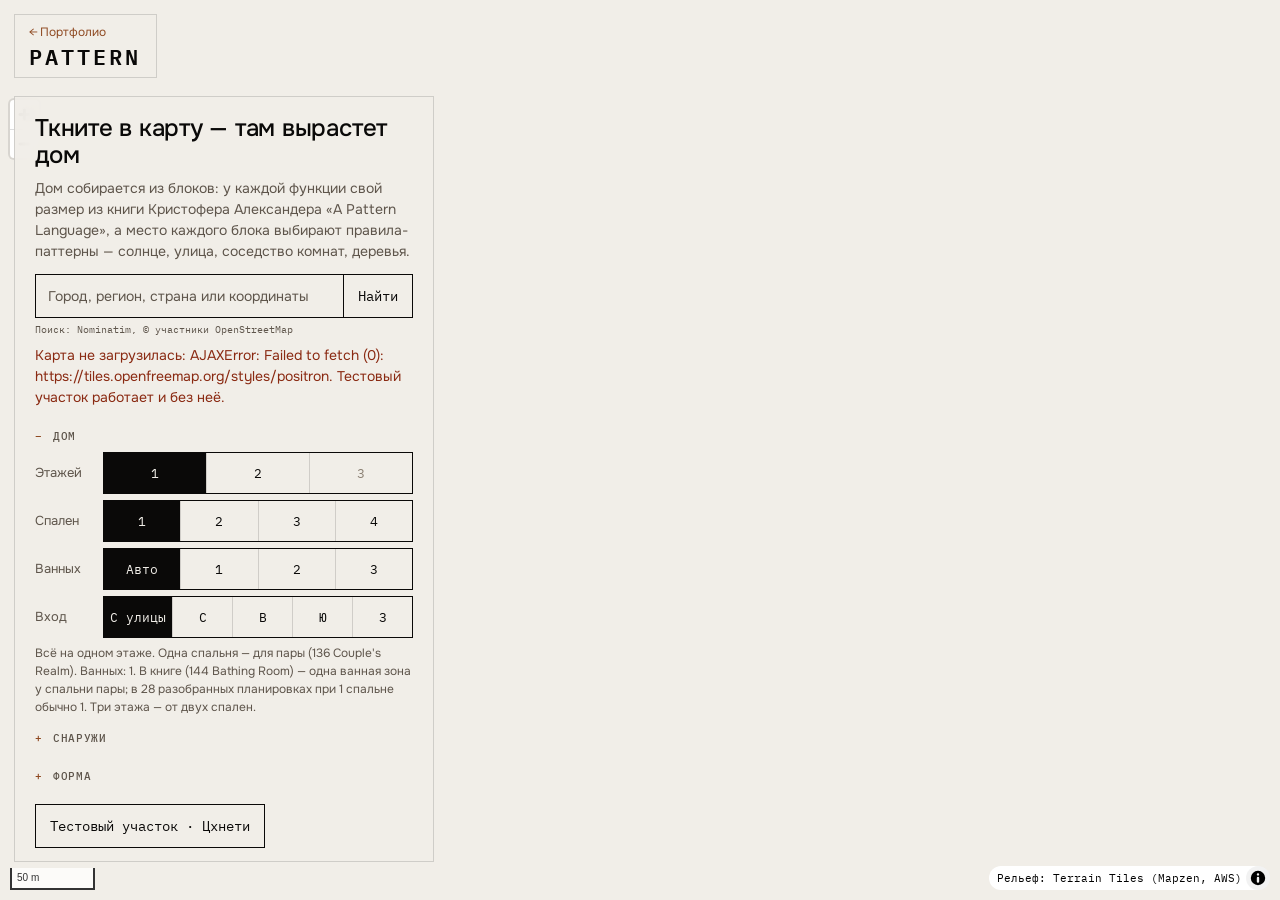
<file: experiments/pattern/index.html>
<!doctype html>
<html lang="ru">
<head>
<meta charset="utf-8">
<meta name="viewport" content="width=device-width,initial-scale=1">
<title>PATTERN — Иван Макогон</title>
<meta name="description" content="Генеративный архитектурный эксперимент по A Pattern Language: дом вырастает на реальном участке шаг за шагом.">
<link rel="preconnect" href="https://fonts.googleapis.com">
<link rel="preconnect" href="https://fonts.gstatic.com" crossorigin>
<link href="https://fonts.googleapis.com/css2?family=Onest:wght@400;500;600&family=IBM+Plex+Mono:wght@400;500&display=swap" rel="stylesheet">
  <script type="module" crossorigin src="./assets/index-D3uFP3ah.js"></script>
  <link rel="stylesheet" crossorigin href="./assets/index-DFniUCs9.css">
</head>
<body>
<main id="app"></main>
</body>
</html>
</file>
<file: experiments/pattern/assets/index-DFniUCs9.css>
:root{--paper:#f1eee8;--ink:#0a0908;--stone:#8a7f72;--muted:#5e554b;--brick:#ad5e2f;--brick-ink:#8f4a22;--line:#0a090824;--glass:#f1eee8e6;--gap:14px}*{box-sizing:border-box}html,body{height:100%;margin:0;overflow:hidden}body{background:var(--paper);color:var(--ink);-webkit-font-smoothing:antialiased;font:15px/1.5 Onest,system-ui,sans-serif}::selection{background:var(--brick);color:var(--paper)}.mono{font-family:IBM Plex Mono,ui-monospace,monospace}#app{height:100dvh}.stage{height:100%;position:relative;overflow:clip}.stage>.map,.stage>.scene{position:absolute;inset:0}[hidden]{display:none!important}.scene canvas{touch-action:none;display:block}.hud{pointer-events:none;z-index:3;position:absolute;inset:0}.hud>*{pointer-events:auto}.hud-panel,.hud-intro,.hud-sun,.hud-top>*{background:var(--glass);border:1px solid var(--line);-webkit-backdrop-filter:blur(10px);backdrop-filter:blur(10px)}.hud-top{top:var(--gap);left:var(--gap);right:var(--gap);pointer-events:none;align-items:flex-start;gap:10px;display:flex;position:absolute}.hud-top>*{pointer-events:auto}.hud-title{padding:8px 14px 10px}.hud-title h1{letter-spacing:.14em;margin:0;font:600 22px/1 IBM Plex Mono,ui-monospace,monospace}.hud-back{color:var(--brick-ink);margin-bottom:4px;font-size:12px;text-decoration:none;display:block}.hud-back:hover{text-underline-offset:3px;text-decoration:underline}.hud-place{min-height:40px;color:var(--muted);align-items:center;margin:0;padding:0 12px;font-size:12px;display:flex}.hud-place:empty{display:none}.hud-actions{gap:0;margin-left:auto;display:flex}.hud-actions .hud-btn+.hud-btn{border-left:1px solid var(--line)}.hud-actions{position:relative}.hud-actions .hud-interior-floors{background:var(--paper);border:1px solid var(--line);flex-wrap:nowrap;gap:0;margin:0;position:absolute;top:calc(100% + 6px);right:0}.hud-actions .hud-interior-floors .hud-btn{flex:none;padding:0 14px}.hud-actions .hud-interior-floors .hud-btn+.hud-btn{border-left:1px solid var(--line)}.hud-btn{min-height:44px;color:var(--ink);cursor:pointer;background:0 0;border:0;border-radius:0;padding:0 14px;font:13px IBM Plex Mono,ui-monospace,monospace}.hud-btn[aria-pressed=true]{background:var(--ink);color:var(--paper)}@media (hover:hover){.hud-btn:hover{background:var(--ink);color:var(--paper)}}.hud-btn.primary{border:1px solid var(--ink);font-size:14px}.hud-btn:focus-visible,.hud-back:focus-visible,.hud-log-item:focus-visible,input:focus-visible{outline:2px solid var(--brick);outline-offset:2px}.hud-intro{left:var(--gap);bottom:calc(var(--gap) + 24px);width:min(420px, calc(100% - 2 * var(--gap)));max-height:calc(100% - 96px - var(--gap) - 24px);overscroll-behavior:contain;padding:18px 20px;position:absolute;overflow-y:auto}.hud-intro h2{letter-spacing:-.01em;margin:0 0 8px;font-size:24px;font-weight:500;line-height:1.15}.hud-intro p{color:var(--muted);margin:0 0 12px;font-size:14px}.hud-row{flex-wrap:wrap;gap:8px;display:flex}.hud-status{font-size:13px;margin:10px 0 0!important}.hud-status:empty{display:none}.hud-status.busy:before{content:"";background:var(--brick);vertical-align:1px;border-radius:50%;width:8px;height:8px;margin-right:8px;display:inline-block}@media (prefers-reduced-motion:no-preference){.hud-status.busy:before{animation:1s ease-in-out infinite alternate pulse}}@keyframes pulse{0%{opacity:.25}to{opacity:1}}.hud-status.error{color:#8a2a12}.hud-build{left:var(--gap);overscroll-behavior:contain;flex-direction:column;width:320px;max-height:calc(100% - 184px);display:flex;position:absolute;top:96px;overflow-y:auto}.hud-build>*{flex-shrink:0}.hud-build .hud-log{overflow:visible}.hud-progress{border-bottom:1px solid var(--line);margin:0;padding:10px 12px;font-size:12px}.hud-log{counter-reset:step;margin:0;padding:4px 0;list-style:none;overflow-y:auto}.hud-log li{counter-increment:step}.hud-log-item{text-align:left;width:100%;font:inherit;color:var(--ink);cursor:pointer;background:0 0;border:0;grid-template-rows:auto auto;grid-template-columns:22px 1fr auto;column-gap:8px;padding:6px 12px;display:grid}.hud-log-item:before{content:counter(step);color:var(--stone);grid-row:1/3;padding-top:2px;font:11px IBM Plex Mono,ui-monospace,monospace}.hud-log-item .k{font-size:14px;font-weight:500}.hud-log-item .sw{vertical-align:0;border:1px solid #0a090840;width:10px;height:10px;margin-right:7px;display:inline-block}.hud-log-item .s{color:var(--muted);align-self:center;font-size:11px}.hud-log-item .r{color:var(--brick-ink);white-space:nowrap;text-overflow:ellipsis;grid-column:2/4;font-size:11px;overflow:hidden}.hud-log-item[aria-pressed=true]{background:var(--ink);color:var(--paper)}.hud-log-item[aria-pressed=true] .s,.hud-log-item[aria-pressed=true] .r,.hud-log-item[aria-pressed=true]:before{color:var(--paper)}@media (hover:hover){.hud-log-item:hover{background:#0a09080f}}@media (prefers-reduced-motion:no-preference){.hud-log li:last-child .hud-log-item{animation:.32s ease-out drop}}@keyframes drop{0%{opacity:0;transform:translateY(-6px)}to{opacity:1;transform:none}}.hud-card{right:var(--gap);width:360px;max-height:calc(100% - 164px);padding:16px 18px 18px;position:absolute;top:76px;overflow-y:auto}.hud-card h3{margin:0 32px 4px 0;font-size:22px;font-weight:500}.hud-card h4{letter-spacing:.06em;text-transform:uppercase;color:var(--muted);margin:16px 0 6px;font:500 11px IBM Plex Mono,ui-monospace,monospace}.hud-card .dim,.hud-list .dim{color:var(--muted)}.hud-card>p{margin:0;font-size:12px}.hud-close{min-width:44px;font-size:20px;position:absolute;top:6px;right:6px}.hud-list{margin:0;padding:0;font-size:13px;list-style:none}.hud-list li{border-top:1px solid var(--line);padding:4px 0}.hud-list li:first-child{border-top:0}.hud-list b{font-weight:600}.hud-list .warn{color:#8a2a12}.hud-sun{left:50%;bottom:var(--gap);white-space:nowrap;align-items:center;gap:14px;padding:6px 14px;font-size:13px;display:flex;position:absolute;transform:translate(-50%)}.hud-sun label{align-items:center;gap:8px;display:inline-flex}.hud-sun input[type=range]{width:200px;accent-color:var(--brick);min-height:32px}.hud-sun-note{color:var(--muted);font-size:12px}.params{border:0;min-width:0;margin:0 0 12px;padding:0}.params legend{letter-spacing:.06em;text-transform:uppercase;color:var(--muted);margin-bottom:6px;padding:0;font:500 11px IBM Plex Mono,ui-monospace,monospace}.param{align-items:center;gap:10px;margin:0 0 6px;display:flex}.param-label{width:58px;color:var(--muted);flex:none;font-size:13px}.seg{border:1px solid var(--ink);flex:1;display:flex}.seg .hud-btn{white-space:nowrap;flex:1 1 0;min-height:40px;padding:0 6px}.seg .hud-btn+.hud-btn{border-left:1px solid var(--line)}.seg .hud-btn:disabled{color:var(--stone);cursor:not-allowed;background:0 0}.param-note{color:var(--muted);margin:6px 0 0!important;font-size:12px!important}.hud-build .params{border-bottom:1px solid var(--line);flex:none;margin:0;padding:10px 12px 2px}.maplibregl-ctrl-attrib{font-family:IBM Plex Mono,ui-monospace,monospace;font-size:11px}.map .maplibregl-ctrl-top-left{top:90px}@media (pointer:coarse),(width<=760px){.map .maplibregl-ctrl-group button{width:44px;height:44px}}@media (width<=760px){:root{--gap:8px}.hud-top{flex-wrap:wrap}.hud-title{padding:6px 10px 8px}.hud-title h1{font-size:18px}.hud-place{display:none}.hud-actions{flex:100%;margin-left:0}.hud-actions .hud-btn{white-space:nowrap;flex:1 1 0;min-width:0;padding:0 4px;font-size:12px}.hud-intro{bottom:var(--gap);padding:14px 16px}.hud-intro h2{font-size:20px}.hud-build{top:auto;bottom:64px;left:var(--gap);right:var(--gap);width:auto;max-height:36dvh;overflow-y:auto}.hud-build .hud-log{overflow:visible}.hud-intro{max-height:calc(100dvh - 140px);overflow-y:auto}.hud-card{top:auto;bottom:64px;left:var(--gap);right:var(--gap);z-index:2;width:auto;max-height:56dvh}.hud-sun{left:var(--gap);right:var(--gap);gap:8px;padding:4px 10px;transform:none}.hud-sun input[type=range]{flex:1;width:auto}.hud-sun label{flex:1}.hud-sun-note{display:none}.map .maplibregl-ctrl-top-left{top:116px}}.param-group{margin:0 0 6px}.param-group>summary{cursor:pointer;letter-spacing:.06em;text-transform:uppercase;min-height:32px;color:var(--muted);align-items:center;gap:6px;font:500 11px IBM Plex Mono,ui-monospace,monospace;list-style:none;display:flex}.param-group>summary::-webkit-details-marker{display:none}.param-group>summary:before{content:"+";width:12px;color:var(--brick-ink)}.param-group[open]>summary:before{content:"−"}.param-group>summary:focus-visible{outline:2px solid var(--brick);outline-offset:2px}.hud-views{margin:8px 0 0!important;font-size:13px!important}.hud-audit .mark{width:14px;font-weight:600;display:inline-block}.hud-audit li:not(.warn):not(.dim) .mark{color:#3d6b3a}.hud-views.warn{color:#8a2a12}.hud-plan{left:calc(2 * var(--gap) + 320px);right:var(--gap);z-index:4;max-width:820px;max-height:calc(100% - 184px);padding:14px 16px 12px;position:absolute;top:96px;overflow:auto}.hud-plan-floors{flex-wrap:wrap;gap:6px;margin:0 48px 10px 0;display:flex}.hud-plan-sheet svg{width:100%;height:auto;max-height:calc(100dvh - 254px);display:block}@media (width<=760px){.hud-plan{top:116px;left:var(--gap);right:var(--gap);max-height:calc(64dvh - 196px)}}.hud-find{margin:0 0 12px}.hud-find-row{gap:0;display:flex}.hud-find-input{border:1px solid var(--ink);background:var(--paper);min-width:0;min-height:44px;color:var(--ink);border-right:0;border-radius:0;flex:auto;padding:0 12px;font:14px Onest,system-ui,sans-serif}.hud-find-input::placeholder{color:var(--muted)}.hud-find .hud-btn[disabled]{opacity:.5;cursor:progress}.hud-found{border:1px solid var(--line);margin:6px 0 0;padding:0;list-style:none}.hud-found:empty{display:none}.hud-found li+li{border-top:1px solid var(--line)}.hud-found-item{text-align:left;width:100%;min-height:44px;color:var(--ink);cursor:pointer;background:0 0;border:0;padding:8px 12px;display:block}.hud-found-item .n{font-size:14px;display:block}.hud-found-item .d{color:var(--muted);white-space:nowrap;text-overflow:ellipsis;font-size:11px;display:block;overflow:hidden}@media (hover:hover){.hud-found-item:hover{background:#0a09080f}}.hud-found-item:focus-visible{outline:2px solid var(--brick);outline-offset:-2px}.hud-find-note{color:var(--muted);margin:4px 0 0!important;font-size:10px!important}.hud-find+.hud-status{margin:-4px 0 12px!important}.hud-sun .hud-fx{border-left:1px solid var(--line);min-height:32px;padding:0 10px;font-size:12px}@media (pointer:coarse){.hud-sun .hud-fx{min-height:44px}}@media (width<=760px){.hud-sun .hud-fx{flex:none;padding:0 6px;font-size:11px}.hud-fx-word,.hud-sun-word{display:none}}
</file>
